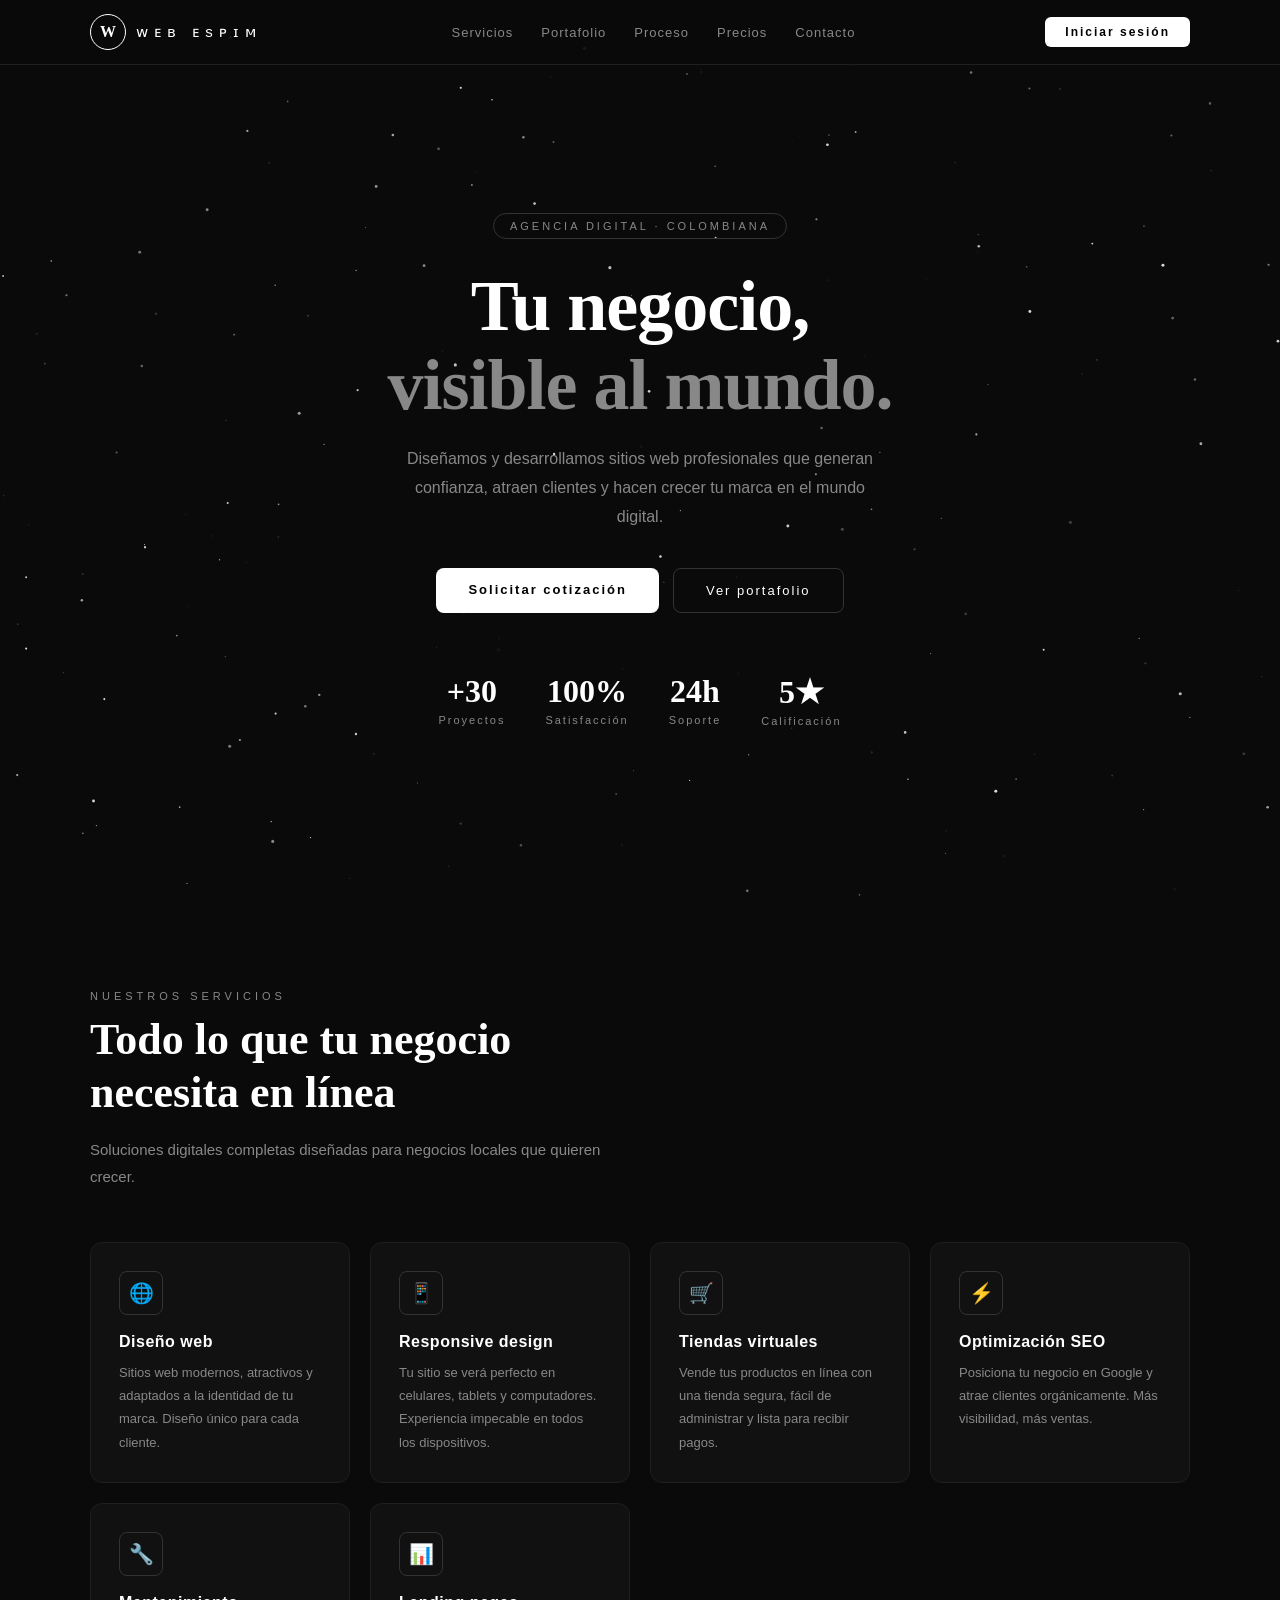
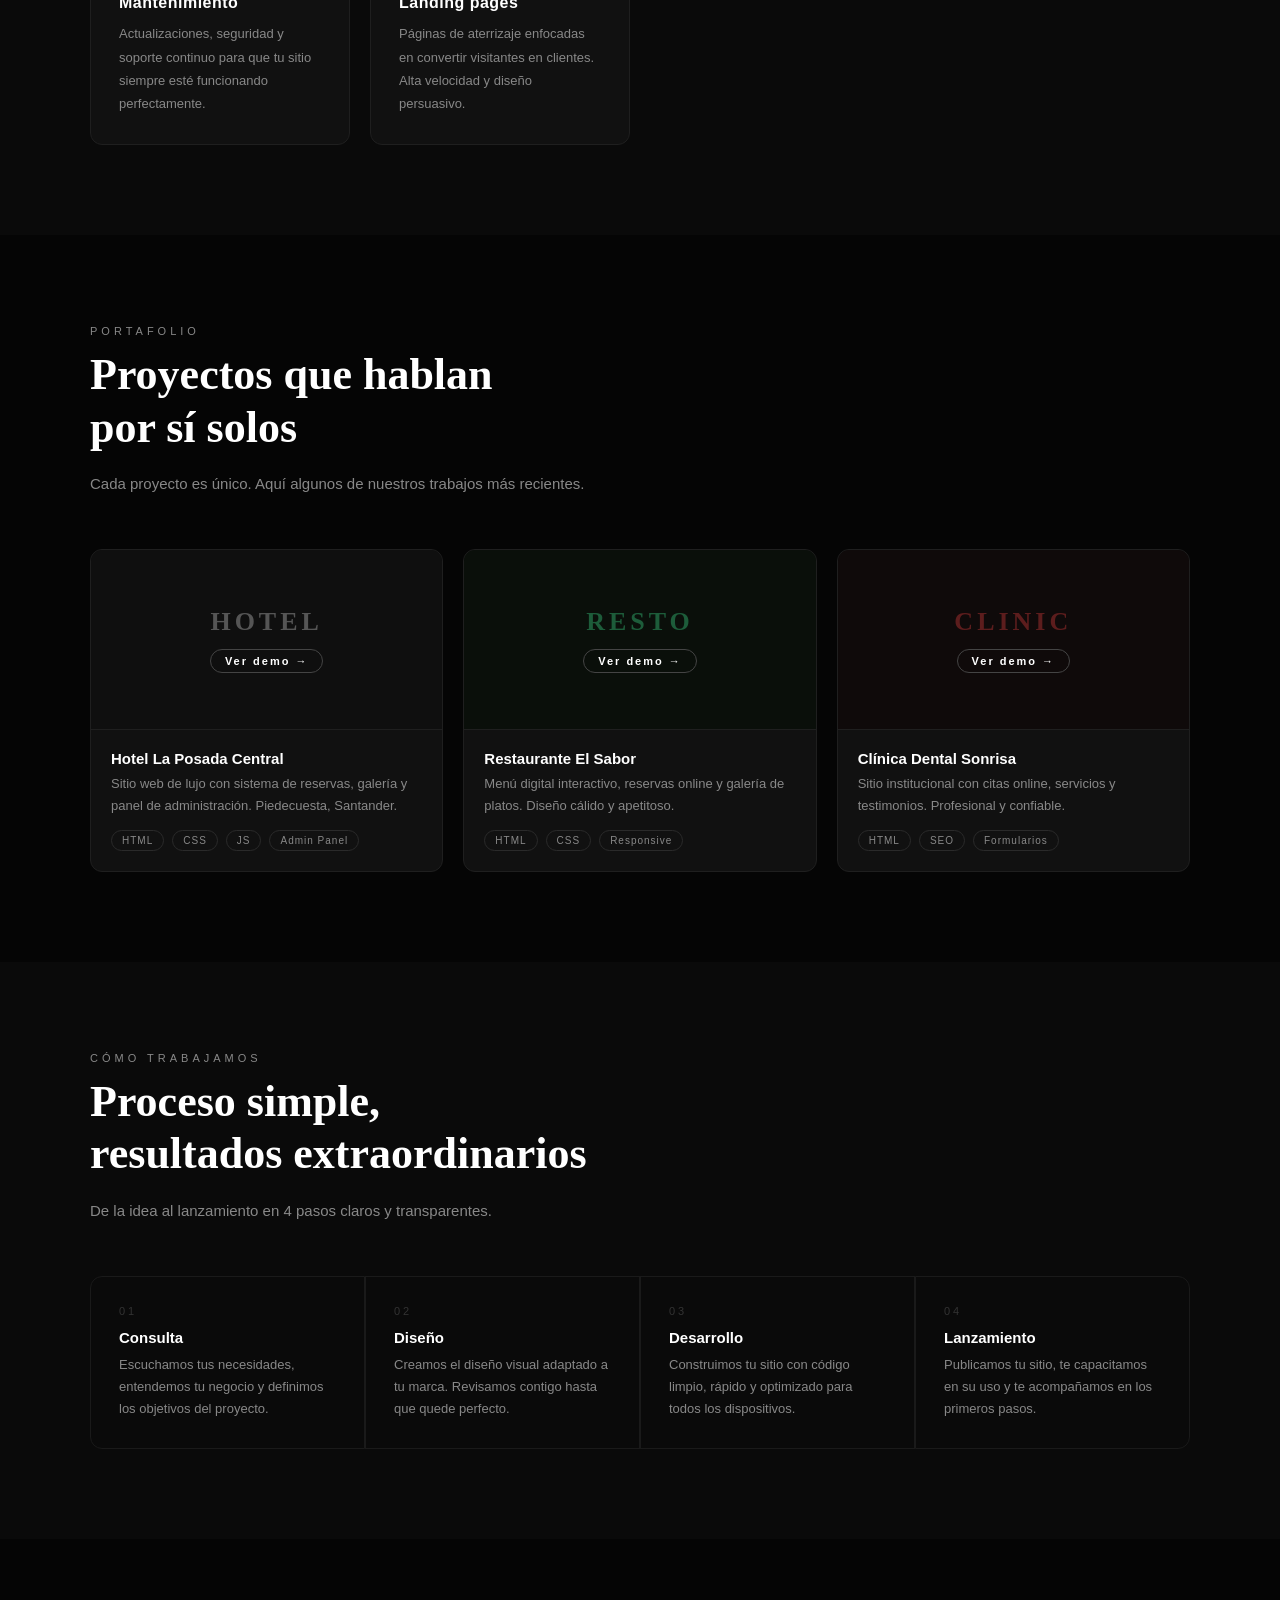
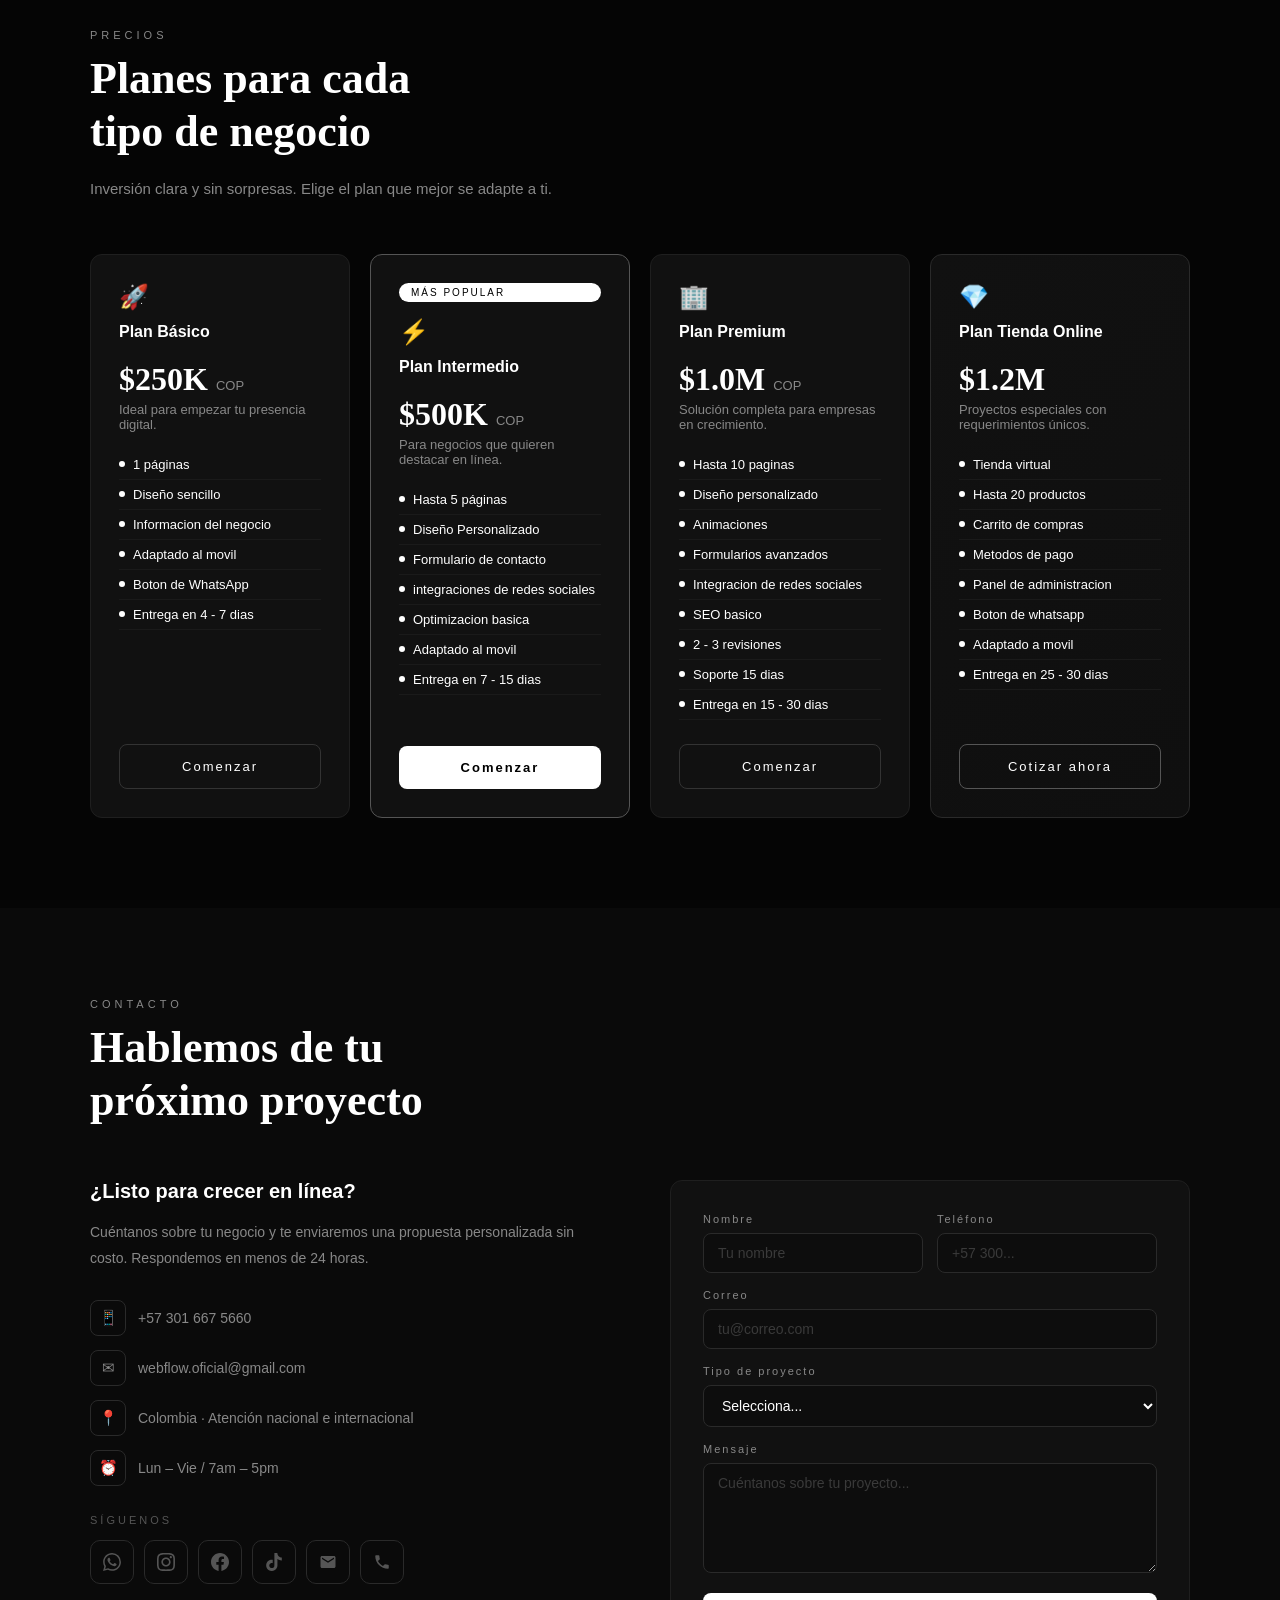
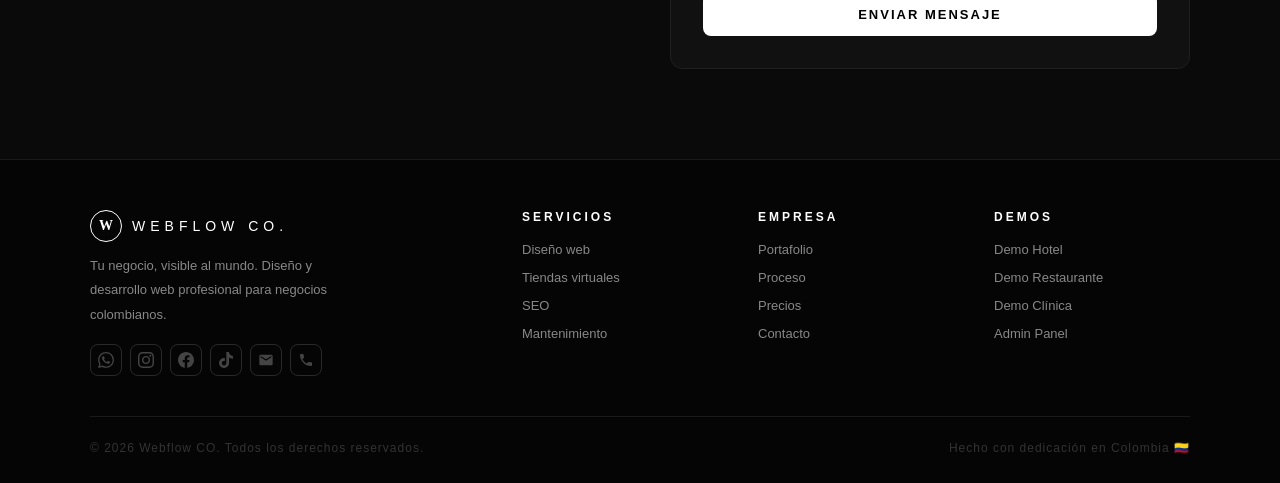
<file: index.html>
<!DOCTYPE html>
<html lang="es">
<head>
  <meta charset="UTF-8">
  <meta name="viewport" content="width=device-width, initial-scale=1.0">
  <link rel="icon" href="images.ico/webfloww.ico" type="image/x-icon">
  <title>ᴡᴇʙ ᴇsᴘɪᴍ </title>
  <link rel="stylesheet" href="styles.css">
</head>
<body>

  <canvas id="stars"></canvas>

  <!-- NAV -->
  <nav>
    <div class="nav-inner">
      <a class="nav-logo" href="#">
        <div class="nav-logo-circle">W</div>
        <div class="nav-logo-text">ᴡᴇʙ ᴇsᴘɪᴍ</div>
      </a>
      <ul class="nav-links">
        <li><a href="#servicios">Servicios</a></li>
        <li><a href="#portafolio">Portafolio</a></li>
        <li><a href="#proceso">Proceso</a></li>
        <li><a href="#precios">Precios</a></li>
        <li><a href="#contacto">Contacto</a></li>
      </ul>
      <button class="nav-cta" onclick="openModal()">Iniciar sesión</button>
      <button class="hamburger" onclick="toggleMenu()">
        <span></span><span></span><span></span>
      </button>
    </div>
  </nav>

  <!-- Menú móvil -->
  <div class="mobile-menu" id="mobileMenu">
    <a href="#servicios"  onclick="toggleMenu()">Servicios</a>
    <a href="#portafolio" onclick="toggleMenu()">Portafolio</a>
    <a href="#proceso"    onclick="toggleMenu()">Proceso</a>
    <a href="#precios"    onclick="toggleMenu()">Precios</a>
    <a href="#contacto"   onclick="toggleMenu()">Contacto</a>
    <a href="#" onclick="openModal(); toggleMenu(); return false;" style="color:#fff; font-weight:600;">Iniciar sesión</a>
  </div>

  <!-- HERO -->
  <section class="hero" id="inicio">
    <div class="hero-content">
      <div class="hero-badge">AGENCIA DIGITAL · COLOMBIANA</div>
      <h1>Tu negocio,<br><span>visible al mundo.</span></h1>
      <p>Diseñamos y desarrollamos sitios web profesionales que generan confianza, atraen clientes y hacen crecer tu marca en el mundo digital.</p>
      <div class="hero-btns">
        <a class="btn-primary" href="#contacto">Solicitar cotización</a>
        <a class="btn-outline"  href="#portafolio">Ver portafolio</a>
      </div>
      <div class="stats">
        <div class="stat"><div class="stat-num">+30</div><div class="stat-label">Proyectos</div></div>
        <div class="stat"><div class="stat-num">100%</div><div class="stat-label">Satisfacción</div></div>
        <div class="stat"><div class="stat-num">24h</div><div class="stat-label">Soporte</div></div>
        <div class="stat"><div class="stat-num">5★</div><div class="stat-label">Calificación</div></div>
      </div>
    </div>
  </section>

  <!-- SERVICIOS -->
  <section class="section-pad" id="servicios">
    <div class="section-inner">
      <div class="section-label">NUESTROS SERVICIOS</div>
      <h2 class="section-title">Todo lo que tu negocio<br>necesita en línea</h2>
      <p class="section-sub">Soluciones digitales completas diseñadas para negocios locales que quieren crecer.</p>
      <div class="services-grid">
        <div class="service-card">
          <div class="service-icon">🌐</div>
          <h3>Diseño web</h3>
          <p>Sitios web modernos, atractivos y adaptados a la identidad de tu marca. Diseño único para cada cliente.</p>
        </div>
        <div class="service-card">
          <div class="service-icon">📱</div>
          <h3>Responsive design</h3>
          <p>Tu sitio se verá perfecto en celulares, tablets y computadores. Experiencia impecable en todos los dispositivos.</p>
        </div>
        <div class="service-card">
          <div class="service-icon">🛒</div>
          <h3>Tiendas virtuales</h3>
          <p>Vende tus productos en línea con una tienda segura, fácil de administrar y lista para recibir pagos.</p>
        </div>
        <div class="service-card">
          <div class="service-icon">⚡</div>
          <h3>Optimización SEO</h3>
          <p>Posiciona tu negocio en Google y atrae clientes orgánicamente. Más visibilidad, más ventas.</p>
        </div>
        <div class="service-card">
          <div class="service-icon">🔧</div>
          <h3>Mantenimiento</h3>
          <p>Actualizaciones, seguridad y soporte continuo para que tu sitio siempre esté funcionando perfectamente.</p>
        </div>
        <div class="service-card">
          <div class="service-icon">📊</div>
          <h3>Landing pages</h3>
          <p>Páginas de aterrizaje enfocadas en convertir visitantes en clientes. Alta velocidad y diseño persuasivo.</p>
        </div>
      </div>
    </div>
  </section>

  <!-- PORTAFOLIO -->
  <section class="section-pad" id="portafolio" style="background:#050505;">
    <div class="section-inner">
      <div class="section-label">PORTAFOLIO</div>
      <h2 class="section-title">Proyectos que hablan<br>por sí solos</h2>
      <p class="section-sub">Cada proyecto es único. Aquí algunos de nuestros trabajos más recientes.</p>
      <div class="portfolio-grid">

        <!-- Hotel -->
        <div class="portfolio-card">
          <div class="port-img h1">
            <span class="port-label">HOTEL</span>
            <a class="port-demo-btn" href="demo-hotel.html" target="_blank">Ver demo →</a>
          </div>
          <div class="port-body">
            <h3>Hotel La Posada Central</h3>
            <p>Sitio web de lujo con sistema de reservas, galería y panel de administración. Piedecuesta, Santander.</p>
            <div class="port-tags">
              <span class="tag">HTML</span>
              <span class="tag">CSS</span>
              <span class="tag">JS</span>
              <span class="tag">Admin Panel</span>
            </div>
          </div>
        </div>

        <!-- Restaurante -->
        <div class="portfolio-card">
          <div class="port-img h2">
            <span class="port-label">RESTO</span>
            <a class="port-demo-btn" href="demo-restaurante.html" target="_blank">Ver demo →</a>
          </div>
          <div class="port-body">
            <h3>Restaurante El Sabor</h3>
            <p>Menú digital interactivo, reservas online y galería de platos. Diseño cálido y apetitoso.</p>
            <div class="port-tags">
              <span class="tag">HTML</span>
              <span class="tag">CSS</span>
              <span class="tag">Responsive</span>
            </div>
          </div>
        </div>

        <!-- Clínica -->
        <div class="portfolio-card">
          <div class="port-img h3">
            <span class="port-label">CLINIC</span>
            <a class="port-demo-btn" href="demo-clinica.html" target="_blank">Ver demo →</a>
          </div>
          <div class="port-body">
            <h3>Clínica Dental Sonrisa</h3>
            <p>Sitio institucional con citas online, servicios y testimonios. Profesional y confiable.</p>
            <div class="port-tags">
              <span class="tag">HTML</span>
              <span class="tag">SEO</span>
              <span class="tag">Formularios</span>
            </div>
          </div>
        </div>

      </div>
    </div>
  </section>

  <!-- PROCESO -->
  <section class="section-pad" id="proceso">
    <div class="section-inner">
      <div class="section-label">CÓMO TRABAJAMOS</div>
      <h2 class="section-title">Proceso simple,<br>resultados extraordinarios</h2>
      <p class="section-sub">De la idea al lanzamiento en 4 pasos claros y transparentes.</p>
      <div class="process">
        <div class="process-step">
          <div class="step-num">01</div>
          <h3>Consulta</h3>
          <p>Escuchamos tus necesidades, entendemos tu negocio y definimos los objetivos del proyecto.</p>
        </div>
        <div class="process-step">
          <div class="step-num">02</div>
          <h3>Diseño</h3>
          <p>Creamos el diseño visual adaptado a tu marca. Revisamos contigo hasta que quede perfecto.</p>
        </div>
        <div class="process-step">
          <div class="step-num">03</div>
          <h3>Desarrollo</h3>
          <p>Construimos tu sitio con código limpio, rápido y optimizado para todos los dispositivos.</p>
        </div>
        <div class="process-step">
          <div class="step-num">04</div>
          <h3>Lanzamiento</h3>
          <p>Publicamos tu sitio, te capacitamos en su uso y te acompañamos en los primeros pasos.</p>
        </div>
      </div>
    </div>
  </section>

  <!-- PRECIOS — 4 planes -->
  <section class="section-pad" id="precios" style="background:#050505;">
    <div class="section-inner">
      <div class="section-label">PRECIOS</div>
      <h2 class="section-title">Planes para cada<br>tipo de negocio</h2>
      <p class="section-sub">Inversión clara y sin sorpresas. Elige el plan que mejor se adapte a ti.</p>
      <div class="pricing-grid four-plans">

        <!-- Básico -->
        <div class="price-card">
          <div class="plan-icon">🚀</div>
          <h3>Plan Básico</h3>
          <div class="price">$250K <span>COP</span></div>
          <p>Ideal para empezar tu presencia digital.</p>
          <ul class="price-features">
            <li class="inc">1 páginas</li>
            <li class="inc">Diseño sencillo</li>
            <li class="inc">Informacion del negocio</li>
            <li class="inc">Adaptado al movil</li>
            <li class="inc">Boton de WhatsApp</li>
            <li class="inc">Entrega en 4 - 7 dias</li>
          </ul>
          <a class="btn-outline" href="#contacto" style="display:block; text-align:center;">Comenzar</a>
        </div>

        <!-- Profesional -->
        <div class="price-card featured">
          <div class="price-badge">MÁS POPULAR</div>
          <div class="plan-icon">⚡</div>
          <h3>Plan Intermedio</h3>
          <div class="price">$500K <span>COP</span></div>
          <p>Para negocios que quieren destacar en línea.</p>
          <ul class="price-features">
            <li class="inc">Hasta 5 páginas</li>
            <li class="inc">Diseño Personalizado</li>
            <li class="inc">Formulario de contacto</li>
            <li class="inc">integraciones de redes sociales</li>
            <li class="inc">Optimizacion basica</li>
            <li class="inc">Adaptado al movil</li>
            <li class="inc">Entrega en 7 - 15 dias</li>
          </ul>
          <a class="btn-primary" href="#contacto" style="display:block; text-align:center;">Comenzar</a>
        </div>

        <!-- Empresarial -->
        <div class="price-card">
          <div class="plan-icon">🏢</div>
          <h3>Plan Premium</h3>
          <div class="price">$1.0M <span>COP</span></div>
          <p>Solución completa para empresas en crecimiento.</p>
          <ul class="price-features">
            <li class="inc">Hasta 10 paginas</li>
            <li class="inc">Diseño personalizado</li>
            <li class="inc">Animaciones</li>
            <li class="inc">Formularios avanzados</li>
            <li class="inc">Integracion de redes sociales</li>
            <li class="inc">SEO basico</li>
            <li class="inc">2 - 3 revisiones</li>
            <li class="inc">Soporte 15 dias</li>
            <li class="inc">Entrega en 15 - 30 dias</li>
          </ul>
          <a class="btn-outline" href="#contacto" style="display:block; text-align:center;">Comenzar</a>
        </div>

        <!-- Personalizado -->
        <div class="price-card plan-custom">
          <div class="plan-icon">💎</div>
          <h3>Plan Tienda Online</h3>
          <div class="price">$1.2M</div>
          <p>Proyectos especiales con requerimientos únicos.</p>
          <ul class="price-features">
            <li class="inc">Tienda virtual</li>
            <li class="inc">Hasta 20 productos</li>
            <li class="inc">Carrito de compras</li>
            <li class="inc">Metodos de pago</li>
            <li class="inc">Panel de administracion</li>
            <li class="inc">Boton de whatsapp</li>
            <li class="inc">Adaptado a movil</li>
            <li class="inc">Entrega en 25 - 30 dias</li>
          </ul>
          <a class="btn-outline plan-custom-btn" href="#contacto" style="display:block; text-align:center;">Cotizar ahora</a>
        </div>

      </div>
    </div>
  </section>

  <!-- CONTACTO -->
  <section class="section-pad" id="contacto">
    <div class="section-inner">
      <div class="section-label">CONTACTO</div>
      <h2 class="section-title">Hablemos de tu<br>próximo proyecto</h2>
      <div class="contact-wrap">
        <!-- Info -->
        <div class="contact-info">
          <h3>¿Listo para crecer en línea?</h3>
          <p>Cuéntanos sobre tu negocio y te enviaremos una propuesta personalizada sin costo. Respondemos en menos de 24 horas.</p>

          <div class="contact-detail"><div class="contact-icon">📱</div> +57 301 667 5660</div>
          <div class="contact-detail"><div class="contact-icon">✉</div> webflow.oficial@gmail.com</div>
          <div class="contact-detail"><div class="contact-icon">📍</div> Colombia · Atención nacional e internacional</div>
          <div class="contact-detail"><div class="contact-icon">⏰</div> Lun – Vie / 7am – 5pm</div>

          <!-- Redes sociales -->
          <div class="social-section">
            <div class="social-title">SÍGUENOS</div>
            <div class="social-icons">
              <a class="social-btn whatsapp" href="https://wa.me/573016675660" target="_blank" title="WhatsApp">
                <svg viewBox="0 0 24 24" fill="currentColor"><path d="M17.472 14.382c-.297-.149-1.758-.867-2.03-.967-.273-.099-.471-.148-.67.15-.197.297-.767.966-.94 1.164-.173.199-.347.223-.644.075-.297-.15-1.255-.463-2.39-1.475-.883-.788-1.48-1.761-1.653-2.059-.173-.297-.018-.458.13-.606.134-.133.298-.347.446-.52.149-.174.198-.298.298-.497.099-.198.05-.371-.025-.52-.075-.149-.669-1.612-.916-2.207-.242-.579-.487-.5-.669-.51-.173-.008-.371-.01-.57-.01-.198 0-.52.074-.792.372-.272.297-1.04 1.016-1.04 2.479 0 1.462 1.065 2.875 1.213 3.074.149.198 2.096 3.2 5.077 4.487.709.306 1.262.489 1.694.625.712.227 1.36.195 1.871.118.571-.085 1.758-.719 2.006-1.413.248-.694.248-1.289.173-1.413-.074-.124-.272-.198-.57-.347m-5.421 7.403h-.004a9.87 9.87 0 01-5.031-1.378l-.361-.214-3.741.982.998-3.648-.235-.374a9.86 9.86 0 01-1.51-5.26c.001-5.45 4.436-9.884 9.888-9.884 2.64 0 5.122 1.03 6.988 2.898a9.825 9.825 0 012.893 6.994c-.003 5.45-4.437 9.884-9.885 9.884m8.413-18.297A11.815 11.815 0 0012.05 0C5.495 0 .16 5.335.157 11.892c0 2.096.547 4.142 1.588 5.945L.057 24l6.305-1.654a11.882 11.882 0 005.683 1.448h.005c6.554 0 11.89-5.335 11.893-11.893a11.821 11.821 0 00-3.48-8.413z"/></svg>
              </a>
              <a class="social-btn instagram" href="https://instagram.com/webflow.oficial" target="_blank" title="Instagram">
                <svg viewBox="0 0 24 24" fill="currentColor"><path d="M12 2.163c3.204 0 3.584.012 4.85.07 3.252.148 4.771 1.691 4.919 4.919.058 1.265.069 1.645.069 4.849 0 3.205-.012 3.584-.069 4.849-.149 3.225-1.664 4.771-4.919 4.919-1.266.058-1.644.07-4.85.07-3.204 0-3.584-.012-4.849-.07-3.26-.149-4.771-1.699-4.919-4.92-.058-1.265-.07-1.644-.07-4.849 0-3.204.013-3.583.07-4.849.149-3.227 1.664-4.771 4.919-4.919 1.266-.057 1.645-.069 4.849-.069zm0-2.163c-3.259 0-3.667.014-4.947.072-4.358.2-6.78 2.618-6.98 6.98-.059 1.281-.073 1.689-.073 4.948 0 3.259.014 3.668.072 4.948.2 4.358 2.618 6.78 6.98 6.98 1.281.058 1.689.072 4.948.072 3.259 0 3.668-.014 4.948-.072 4.354-.2 6.782-2.618 6.979-6.98.059-1.28.073-1.689.073-4.948 0-3.259-.014-3.667-.072-4.947-.196-4.354-2.617-6.78-6.979-6.98-1.281-.059-1.69-.073-4.949-.073zm0 5.838c-3.403 0-6.162 2.759-6.162 6.162s2.759 6.163 6.162 6.163 6.162-2.759 6.162-6.163c0-3.403-2.759-6.162-6.162-6.162zm0 10.162c-2.209 0-4-1.79-4-4 0-2.209 1.791-4 4-4s4 1.791 4 4c0 2.21-1.791 4-4 4zm6.406-11.845c-.796 0-1.441.645-1.441 1.44s.645 1.44 1.441 1.44c.795 0 1.439-.645 1.439-1.44s-.644-1.44-1.439-1.44z"/></svg>
              </a>
              <a class="social-btn facebook" href="https://www.facebook.com/profile.php?id=61575401334671" target="_blank" title="Facebook">
                <svg viewBox="0 0 24 24" fill="currentColor"><path d="M24 12.073c0-6.627-5.373-12-12-12s-12 5.373-12 12c0 5.99 4.388 10.954 10.125 11.854v-8.385H7.078v-3.47h3.047V9.43c0-3.007 1.792-4.669 4.533-4.669 1.312 0 2.686.235 2.686.235v2.953H15.83c-1.491 0-1.956.925-1.956 1.874v2.25h3.328l-.532 3.47h-2.796v8.385C19.612 23.027 24 18.062 24 12.073z"/></svg>
              </a>
              <a class="social-btn tiktok" href="https://tiktok.com/@webflow.oficial" target="_blank" title="TikTok">
                <svg viewBox="0 0 24 24" fill="currentColor"><path d="M12.525.02c1.31-.02 2.61-.01 3.91-.02.08 1.53.63 3.09 1.75 4.17 1.12 1.11 2.7 1.62 4.24 1.79v4.03c-1.44-.05-2.89-.35-4.2-.97-.57-.26-1.1-.59-1.62-.93-.01 2.92.01 5.84-.02 8.75-.08 1.4-.54 2.79-1.35 3.94-1.31 1.92-3.58 3.17-5.91 3.21-1.43.08-2.86-.31-4.08-1.03-2.02-1.19-3.44-3.37-3.65-5.71-.02-.5-.03-1-.01-1.49.18-1.9 1.12-3.72 2.58-4.96 1.66-1.44 3.98-2.13 6.15-1.72.02 1.48-.04 2.96-.04 4.44-.99-.32-2.15-.23-3.02.37-.63.41-1.11 1.04-1.36 1.75-.21.51-.15 1.07-.14 1.61.24 1.64 1.82 3.02 3.5 2.87 1.12-.01 2.19-.66 2.77-1.61.19-.33.4-.67.41-1.06.1-1.79.06-3.57.07-5.36.01-4.03-.01-8.05.02-12.07z"/></svg>
              </a>
              <a class="social-btn email-social" href="mailto:webflow.oficial@gmail.com" title="Email">
                <svg viewBox="0 0 24 24" fill="currentColor"><path d="M20 4H4c-1.1 0-1.99.9-1.99 2L2 18c0 1.1.9 2 2 2h16c1.1 0 2-.9 2-2V6c0-1.1-.9-2-2-2zm0 4l-8 5-8-5V6l8 5 8-5v2z"/></svg>
              </a>
              <a class="social-btn phone-social" href="tel:+573016675660" title="Llamar">
                <svg viewBox="0 0 24 24" fill="currentColor"><path d="M6.62 10.79c1.44 2.83 3.76 5.14 6.59 6.59l2.2-2.2c.27-.27.67-.36 1.02-.24 1.12.37 2.33.57 3.57.57.55 0 1 .45 1 1V20c0 .55-.45 1-1 1-9.39 0-17-7.61-17-17 0-.55.45-1 1-1h3.5c.55 0 1 .45 1 1 0 1.25.2 2.45.57 3.57.11.35.03.74-.25 1.02l-2.2 2.2z"/></svg>
              </a>
            </div>
          </div>
        </div>

        <!-- Formulario -->
        <div class="contact-form">
          <div class="form-row">
            <div class="field"><label>Nombre</label><input type="text" placeholder="Tu nombre"/></div>
            <div class="field"><label>Teléfono</label><input type="tel" placeholder="+57 300..."/></div>
          </div>
          <div class="field"><label>Correo</label><input type="email" placeholder="tu@correo.com"/></div>
          <div class="field">
            <label>Tipo de proyecto</label>
            <select>
              <option value="">Selecciona...</option>
              <option>Plan Basico</option>
              <option>Plan Intermedio</option>
              <option>Plan Premium</option>
              <option>Plan Tienda Online</option>
              <option>Otro Servicio</option>
            </select>
          </div>
          <div class="field"><label>Mensaje</label><textarea placeholder="Cuéntanos sobre tu proyecto..."></textarea></div>
          <button class="btn-primary" style="width:100%;" onclick="sendContact()">ENVIAR MENSAJE</button>
        </div>
      </div>
    </div>
  </section>

  <!-- FOOTER -->
  <footer>
    <div class="footer-inner">
      <div class="footer-top">
        <div class="footer-brand">
          <div style="display:flex; align-items:center; gap:10px;">
            <div style="width:32px; height:32px; border:1.5px solid #fff; border-radius:50%; display:flex; align-items:center; justify-content:center; font-family:Georgia,serif; font-size:14px; font-weight:700;">W</div>
            <span style="font-size:14px; font-weight:300; letter-spacing:5px;">WEBFLOW CO.</span>
          </div>
          <p>Tu negocio, visible al mundo. Diseño y desarrollo web profesional para negocios colombianos.</p>
          <!-- Redes footer -->
          <div class="footer-social">
            <a href="https://wa.me/573016675660" target="_blank" class="fsoc-btn" title="WhatsApp">
              <svg viewBox="0 0 24 24" fill="currentColor" width="16" height="16"><path d="M17.472 14.382c-.297-.149-1.758-.867-2.03-.967-.273-.099-.471-.148-.67.15-.197.297-.767.966-.94 1.164-.173.199-.347.223-.644.075-.297-.15-1.255-.463-2.39-1.475-.883-.788-1.48-1.761-1.653-2.059-.173-.297-.018-.458.13-.606.134-.133.298-.347.446-.52.149-.174.198-.298.298-.497.099-.198.05-.371-.025-.52-.075-.149-.669-1.612-.916-2.207-.242-.579-.487-.5-.669-.51-.173-.008-.371-.01-.57-.01-.198 0-.52.074-.792.372-.272.297-1.04 1.016-1.04 2.479 0 1.462 1.065 2.875 1.213 3.074.149.198 2.096 3.2 5.077 4.487.709.306 1.262.489 1.694.625.712.227 1.36.195 1.871.118.571-.085 1.758-.719 2.006-1.413.248-.694.248-1.289.173-1.413-.074-.124-.272-.198-.57-.347m-5.421 7.403h-.004a9.87 9.87 0 01-5.031-1.378l-.361-.214-3.741.982.998-3.648-.235-.374a9.86 9.86 0 01-1.51-5.26c.001-5.45 4.436-9.884 9.888-9.884 2.64 0 5.122 1.03 6.988 2.898a9.825 9.825 0 012.893 6.994c-.003 5.45-4.437 9.884-9.885 9.884m8.413-18.297A11.815 11.815 0 0012.05 0C5.495 0 .16 5.335.157 11.892c0 2.096.547 4.142 1.588 5.945L.057 24l6.305-1.654a11.882 11.882 0 005.683 1.448h.005c6.554 0 11.89-5.335 11.893-11.893a11.821 11.821 0 00-3.48-8.413z"/></svg>
            </a>
            <a href="https://instagram.com/webflowco" target="_blank" class="fsoc-btn" title="Instagram">
              <svg viewBox="0 0 24 24" fill="currentColor" width="16" height="16"><path d="M12 2.163c3.204 0 3.584.012 4.85.07 3.252.148 4.771 1.691 4.919 4.919.058 1.265.069 1.645.069 4.849 0 3.205-.012 3.584-.069 4.849-.149 3.225-1.664 4.771-4.919 4.919-1.266.058-1.644.07-4.85.07-3.204 0-3.584-.012-4.849-.07-3.26-.149-4.771-1.699-4.919-4.92-.058-1.265-.07-1.644-.07-4.849 0-3.204.013-3.583.07-4.849.149-3.227 1.664-4.771 4.919-4.919 1.266-.057 1.645-.069 4.849-.069zm0-2.163c-3.259 0-3.667.014-4.947.072-4.358.2-6.78 2.618-6.98 6.98-.059 1.281-.073 1.689-.073 4.948 0 3.259.014 3.668.072 4.948.2 4.358 2.618 6.78 6.98 6.98 1.281.058 1.689.072 4.948.072 3.259 0 3.668-.014 4.948-.072 4.354-.2 6.782-2.618 6.979-6.98.059-1.28.073-1.689.073-4.948 0-3.259-.014-3.667-.072-4.947-.196-4.354-2.617-6.78-6.979-6.98-1.281-.059-1.69-.073-4.949-.073zm0 5.838c-3.403 0-6.162 2.759-6.162 6.162s2.759 6.163 6.162 6.163 6.162-2.759 6.162-6.163c0-3.403-2.759-6.162-6.162-6.162zm0 10.162c-2.209 0-4-1.79-4-4 0-2.209 1.791-4 4-4s4 1.791 4 4c0 2.21-1.791 4-4 4zm6.406-11.845c-.796 0-1.441.645-1.441 1.44s.645 1.44 1.441 1.44c.795 0 1.439-.645 1.439-1.44s-.644-1.44-1.439-1.44z"/></svg>
            </a>
            <a href="https://facebook.com/webflowco" target="_blank" class="fsoc-btn" title="Facebook">
              <svg viewBox="0 0 24 24" fill="currentColor" width="16" height="16"><path d="M24 12.073c0-6.627-5.373-12-12-12s-12 5.373-12 12c0 5.99 4.388 10.954 10.125 11.854v-8.385H7.078v-3.47h3.047V9.43c0-3.007 1.792-4.669 4.533-4.669 1.312 0 2.686.235 2.686.235v2.953H15.83c-1.491 0-1.956.925-1.956 1.874v2.25h3.328l-.532 3.47h-2.796v8.385C19.612 23.027 24 18.062 24 12.073z"/></svg>
            </a>
            <a href="https://tiktok.com/@webflowco" target="_blank" class="fsoc-btn" title="TikTok">
              <svg viewBox="0 0 24 24" fill="currentColor" width="16" height="16"><path d="M12.525.02c1.31-.02 2.61-.01 3.91-.02.08 1.53.63 3.09 1.75 4.17 1.12 1.11 2.7 1.62 4.24 1.79v4.03c-1.44-.05-2.89-.35-4.2-.97-.57-.26-1.1-.59-1.62-.93-.01 2.92.01 5.84-.02 8.75-.08 1.4-.54 2.79-1.35 3.94-1.31 1.92-3.58 3.17-5.91 3.21-1.43.08-2.86-.31-4.08-1.03-2.02-1.19-3.44-3.37-3.65-5.71-.02-.5-.03-1-.01-1.49.18-1.9 1.12-3.72 2.58-4.96 1.66-1.44 3.98-2.13 6.15-1.72.02 1.48-.04 2.96-.04 4.44-.99-.32-2.15-.23-3.02.37-.63.41-1.11 1.04-1.36 1.75-.21.51-.15 1.07-.14 1.61.24 1.64 1.82 3.02 3.5 2.87 1.12-.01 2.19-.66 2.77-1.61.19-.33.4-.67.41-1.06.1-1.79.06-3.57.07-5.36.01-4.03-.01-8.05.02-12.07z"/></svg>
            </a>
            <a href="mailto:webflow.oficial@gmail.com" class="fsoc-btn" title="Email">
              <svg viewBox="0 0 24 24" fill="currentColor" width="16" height="16"><path d="M20 4H4c-1.1 0-1.99.9-1.99 2L2 18c0 1.1.9 2 2 2h16c1.1 0 2-.9 2-2V6c0-1.1-.9-2-2-2zm0 4l-8 5-8-5V6l8 5 8-5v2z"/></svg>
            </a>
            <a href="tel:+573016675660" class="fsoc-btn" title="Llamar">
              <svg viewBox="0 0 24 24" fill="currentColor" width="16" height="16"><path d="M6.62 10.79c1.44 2.83 3.76 5.14 6.59 6.59l2.2-2.2c.27-.27.67-.36 1.02-.24 1.12.37 2.33.57 3.57.57.55 0 1 .45 1 1V20c0 .55-.45 1-1 1-9.39 0-17-7.61-17-17 0-.55.45-1 1-1h3.5c.55 0 1 .45 1 1 0 1.25.2 2.45.57 3.57.11.35.03.74-.25 1.02l-2.2 2.2z"/></svg>
            </a>
          </div>
        </div>
        <div class="footer-col">
          <h4>SERVICIOS</h4>
          <ul>
            <li><a href="#servicios">Diseño web</a></li>
            <li><a href="#servicios">Tiendas virtuales</a></li>
            <li><a href="#servicios">SEO</a></li>
            <li><a href="#servicios">Mantenimiento</a></li>
          </ul>
        </div>
        <div class="footer-col">
          <h4>EMPRESA</h4>
          <ul>
            <li><a href="#portafolio">Portafolio</a></li>
            <li><a href="#proceso">Proceso</a></li>
            <li><a href="#precios">Precios</a></li>
            <li><a href="#contacto">Contacto</a></li>
          </ul>
        </div>
        <div class="footer-col">
          <h4>DEMOS</h4>
          <ul>
            <li><a href="demo-hotel.html" target="_blank">Demo Hotel</a></li>
            <li><a href="demo-restaurante.html" target="_blank">Demo Restaurante</a></li>
            <li><a href="demo-clinica.html" target="_blank">Demo Clínica</a></li>
            <li><a href="admin.html" target="_blank">Admin Panel</a></li>
          </ul>
        </div>
      </div>
      <div class="footer-bottom">
        <p>© 2026 Webflow CO. Todos los derechos reservados.</p>
        <p>Hecho con dedicación en Colombia 🇨🇴</p>
      </div>
    </div>
  </footer>

  <!-- MODAL DE AUTENTICACIÓN -->
  <div class="modal-overlay" id="modalOverlay" onclick="closeModalOutside(event)">
    <div class="modal">
      <button class="modal-close" onclick="closeModal()">✕</button>
      <div style="text-align:center; margin-bottom:24px;">
        <div style="width:44px; height:44px; border:1.5px solid #fff; border-radius:50%; display:flex; align-items:center; justify-content:center; font-family:Georgia,serif; font-size:20px; font-weight:700; margin:0 auto 10px;">W</div>
      </div>
      <div class="modal-tabs">
        <div class="modal-tab active" onclick="switchMTab('login')">Iniciar sesión</div>
        <div class="modal-tab"       onclick="switchMTab('register')">Registrarse</div>
        <div class="modal-tab" id="recTab" style="display:none;" onclick="switchMTab('recovery')">Recuperar</div>
      </div>

      <!-- Login -->
      <div class="m-form active" id="mLogin">
        <div class="field"><label>Correo</label><input type="email" placeholder="tu@correo.com" id="mEmail"/></div>
        <div class="field"><label>Contraseña</label><input type="password" placeholder="••••••••" id="mPass"/></div>
        <button class="btn-primary" style="width:100%; margin-bottom:12px;" onclick="doLogin()">ENTRAR</button>
        <div style="text-align:center;">
          <a href="#" onclick="showRecovery(); return false;" style="color:#555; font-size:12px; letter-spacing:1px;">¿Olvidaste tu contraseña?</a>
        </div>
        <div class="admin-hint">
          <small style="color:#333; font-size:11px; letter-spacing:1px;">Admin: admin@webflow.co / admin2026</small>
        </div>
      </div>

      <!-- Registro -->
      <div class="m-form" id="mRegister">
        <div class="field"><label>Nombre</label><input type="text" placeholder="Tu nombre completo"/></div>
        <div class="field"><label>Correo</label><input type="email" placeholder="tu@correo.com"/></div>
        <div class="field"><label>Teléfono</label><input type="tel" placeholder="+57 300 000 0000"/></div>
        <div class="field">
          <label>Contraseña</label>
          <input type="password" placeholder="••••••••" oninput="chkStr(this.value)"/>
          <div style="height:3px; background:#1a1a1a; border-radius:2px; margin-top:6px; overflow:hidden;">
            <div id="strBar" style="height:100%; border-radius:2px; width:0; transition:width .3s, background .3s;"></div>
          </div>
        </div>
        <button class="btn-primary" style="width:100%;" onclick="doRegister()">CREAR CUENTA</button>
      </div>

      <!-- Recuperación -->
      <div class="m-form" id="mRecovery">
        <p style="color:#888; font-size:13px; margin-bottom:18px; text-align:center;">¿Cómo prefieres recibir tu código?</p>
        <div class="recovery-opts">
          <div class="rec-opt sel" id="rEmail" onclick="selRec('email')">✉ Correo</div>
          <div class="rec-opt"    id="rSms"   onclick="selRec('sms')">📱 SMS</div>
        </div>
        <div class="field" id="recEF"><label>Correo electrónico</label><input type="email" placeholder="tu@correo.com"/></div>
        <div class="field" id="recSF" style="display:none;"><label>Teléfono</label><input type="tel" placeholder="+57 300 000 0000"/></div>
        <button class="btn-primary" style="width:100%; margin-bottom:12px;" onclick="sendRec()">ENVIAR CÓDIGO</button>
        <div style="text-align:center;">
          <a href="#" onclick="switchMTab('login'); return false;" style="color:#555; font-size:12px; letter-spacing:1px;">← Volver</a>
        </div>
      </div>

      <!-- Código verificación -->
      <div class="m-form" id="mCode">
        <div style="text-align:center; margin-bottom:20px;">
          <div style="width:44px; height:44px; border:1.5px solid #fff; border-radius:50%; display:flex; align-items:center; justify-content:center; font-size:18px; margin:0 auto 10px;">✓</div>
          <p style="color:#888; font-size:13px;" id="codMsg">Código enviado.</p>
        </div>
        <div class="field">
          <label>Código de verificación</label>
          <input type="text" placeholder="000000" maxlength="6" style="text-align:center; letter-spacing:8px; font-size:20px;"/>
        </div>
        <button class="btn-primary" style="width:100%;" onclick="alert('Verificado.')">VERIFICAR</button>
      </div>
    </div>
  </div>

  <script src="script.js"></script>
</body>
</html>
</file>
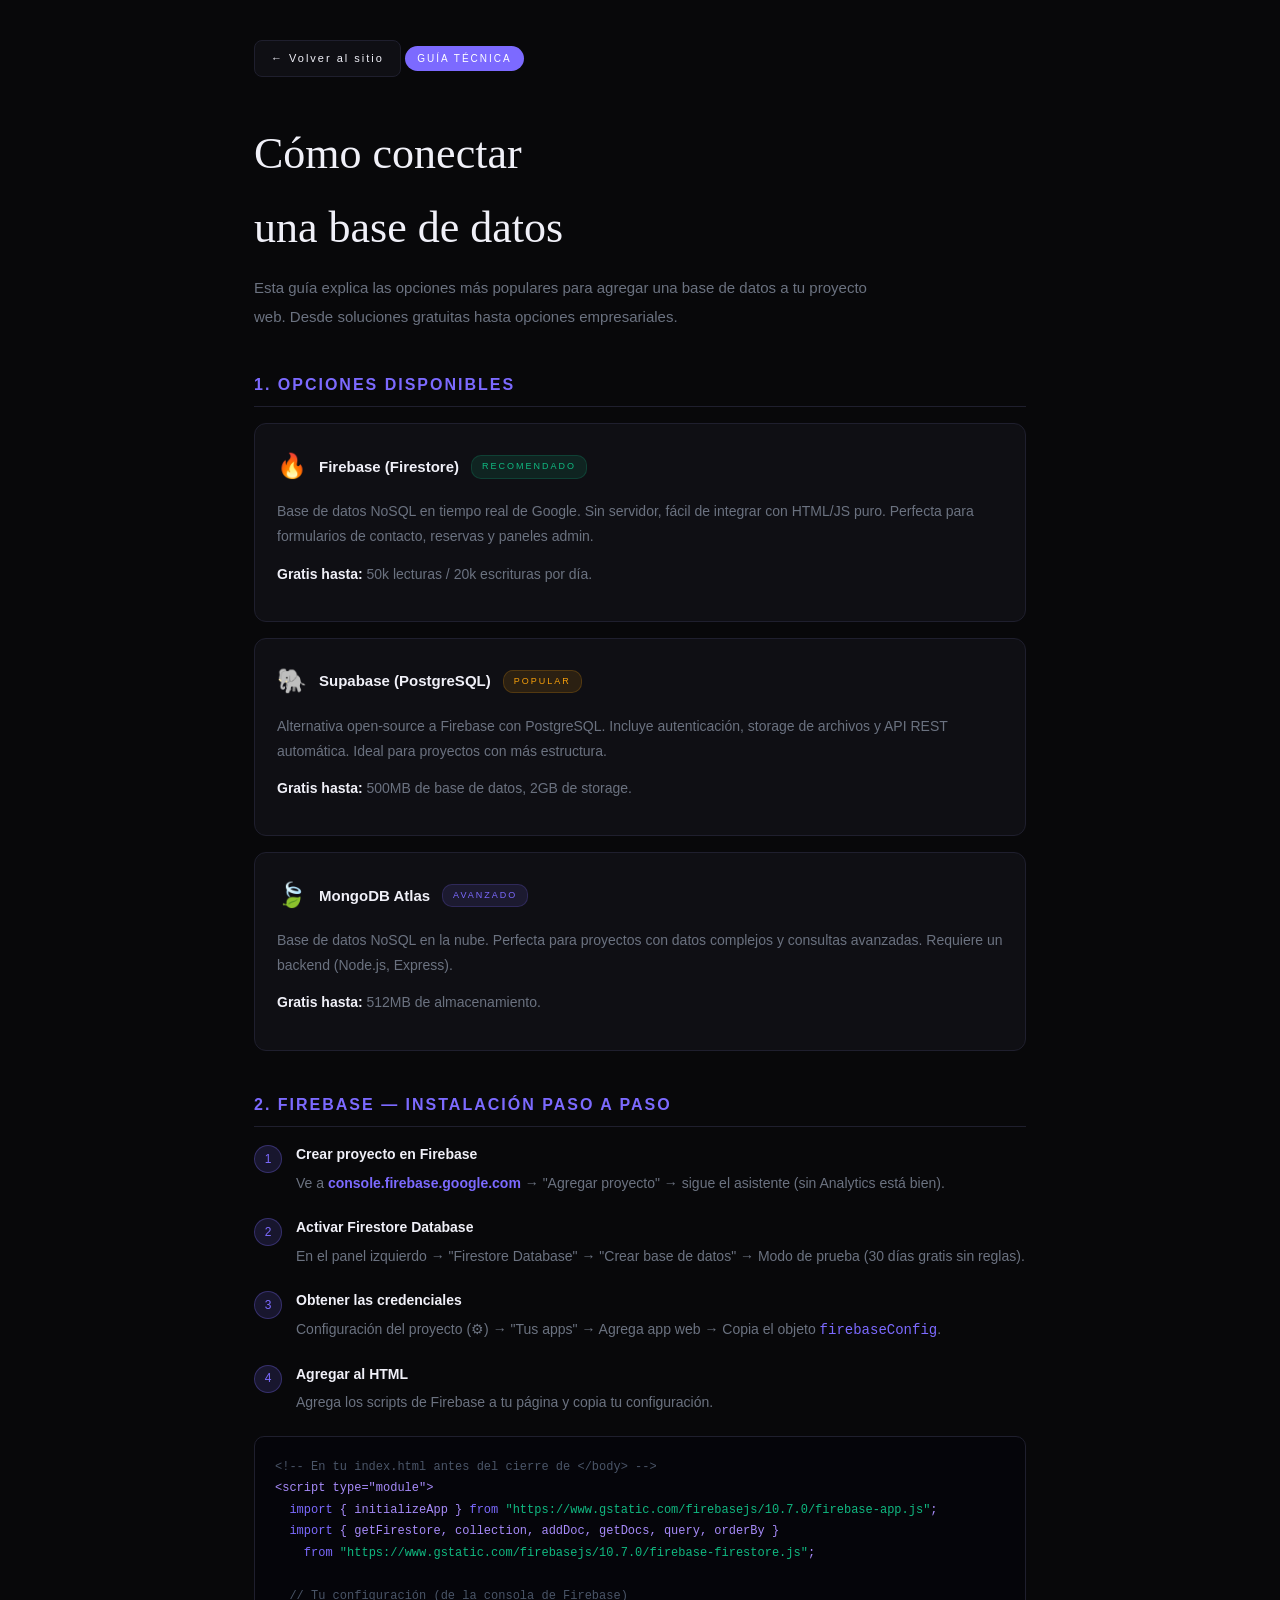
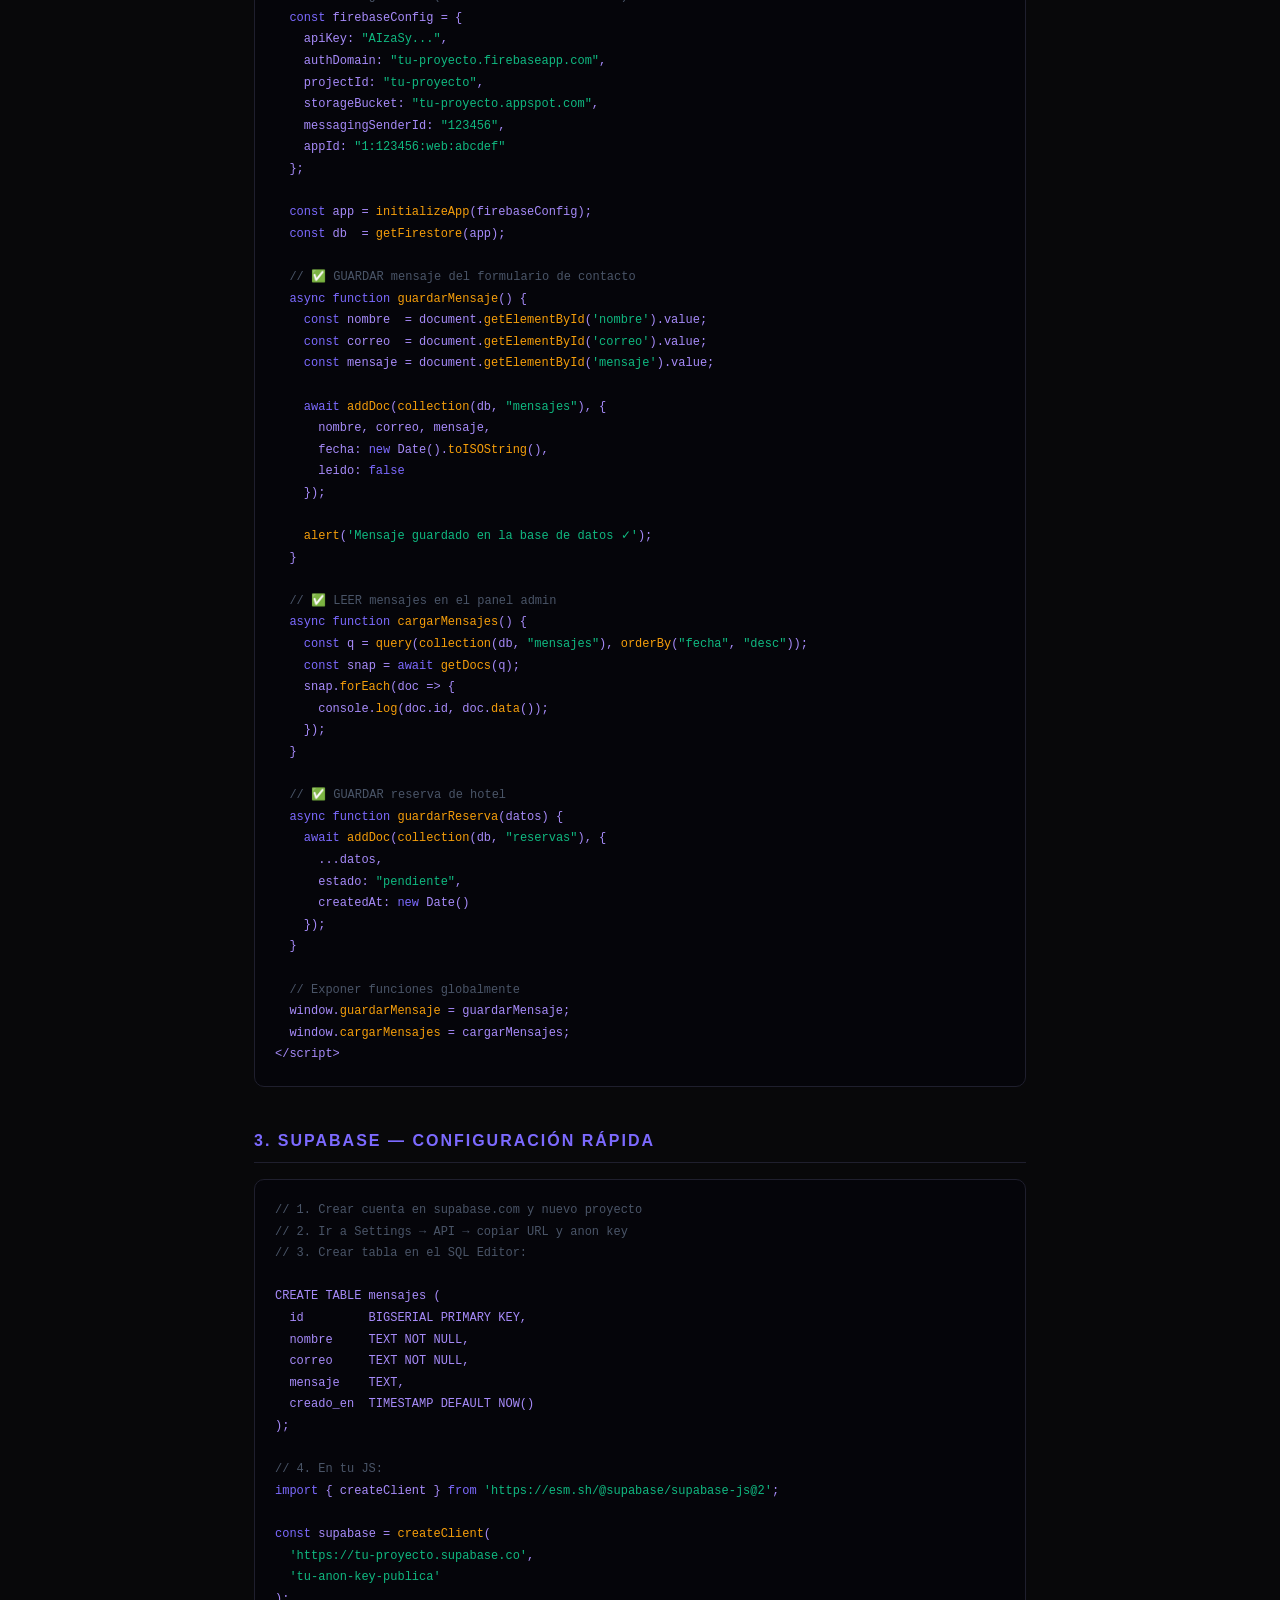
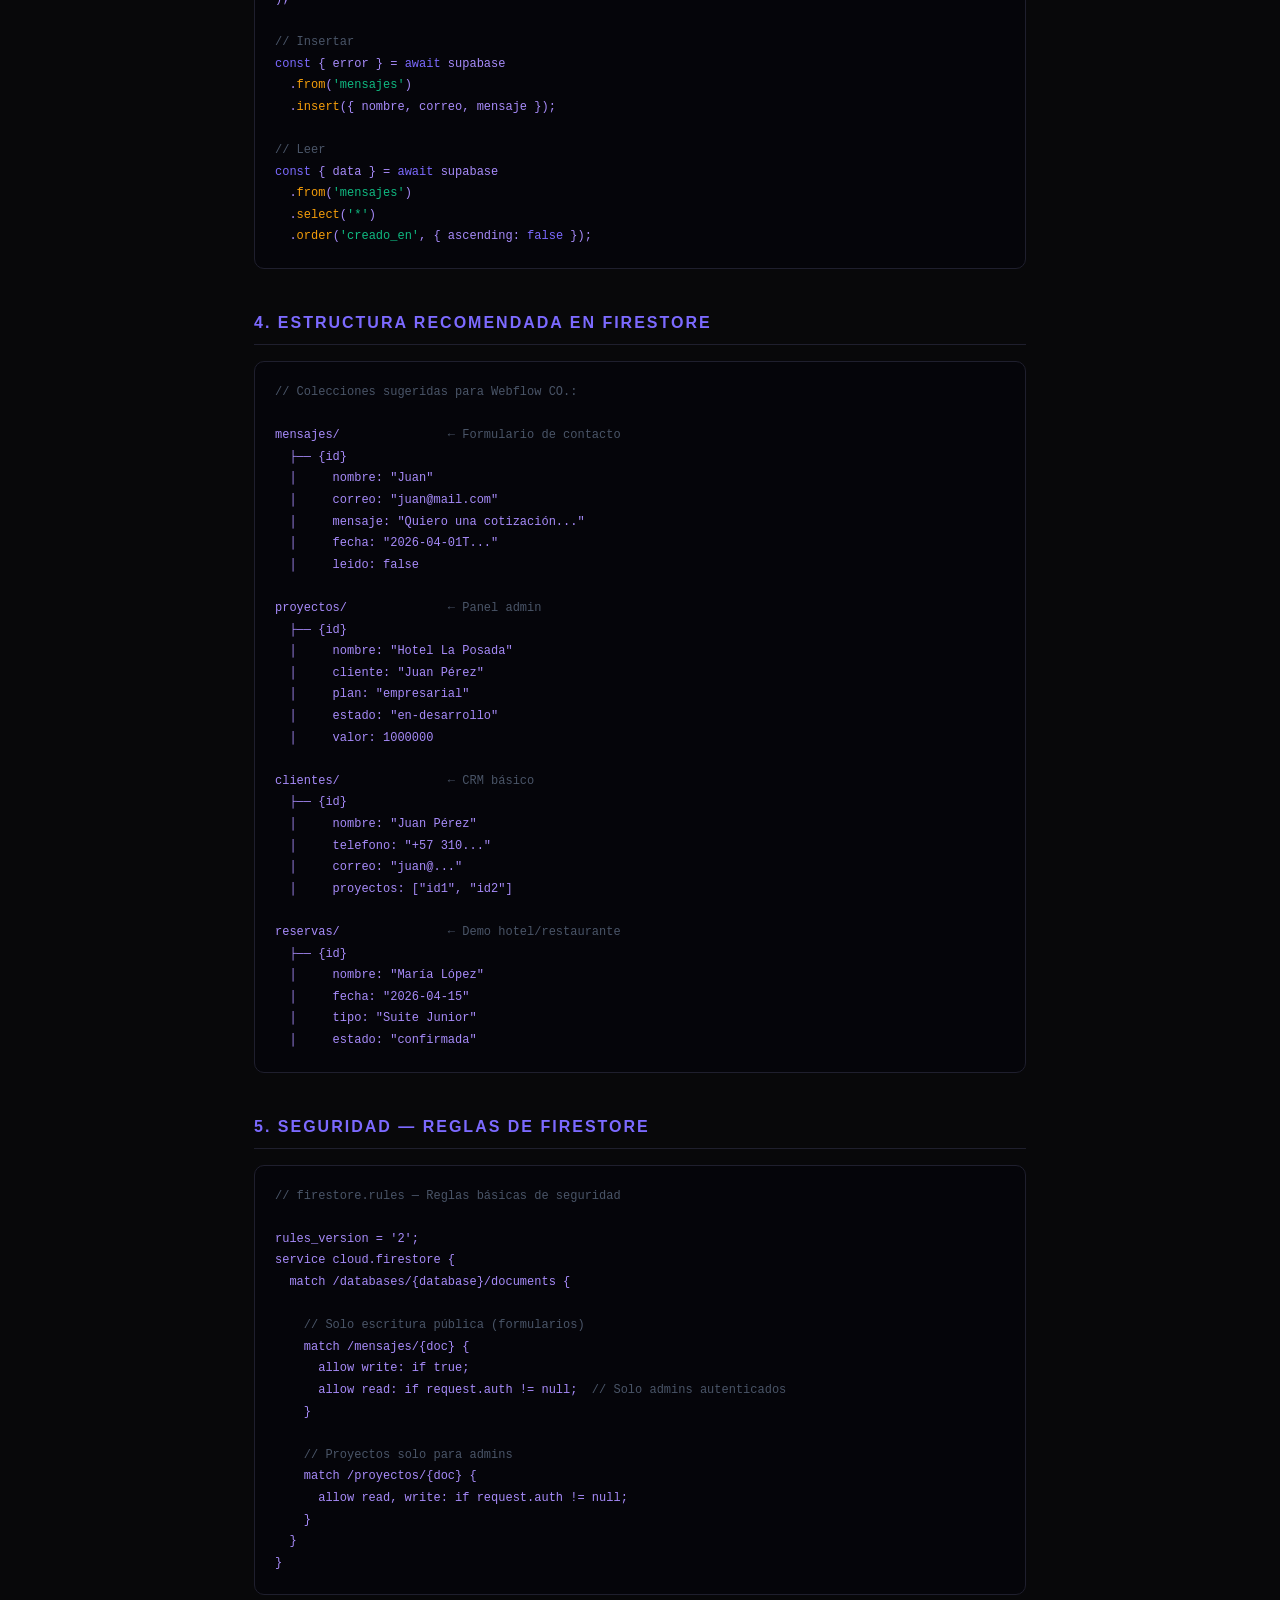
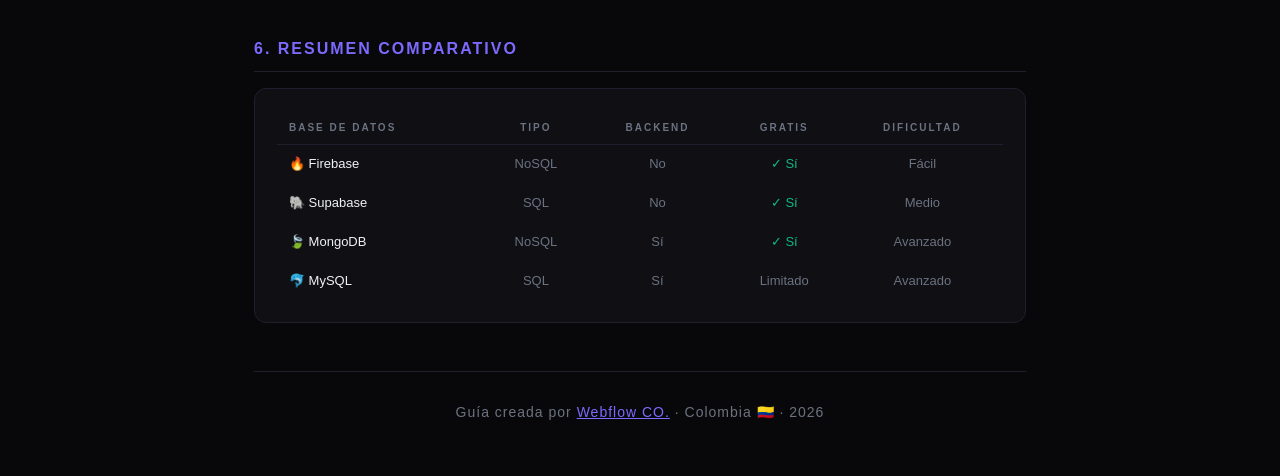
<file: db-guide.html>
<!DOCTYPE html>
<html lang="es">
<head>
  <meta charset="UTF-8">
  <meta name="viewport" content="width=device-width, initial-scale=1.0">
  <title>Guía Base de Datos — Webflow CO.</title>
  <style>
    *{margin:0;padding:0;box-sizing:border-box;}
    :root{--bg:#08080a;--card:#0f0f14;--border:#1f1f2e;--w:#f0f0f8;--g:#6b7280;--accent:#7c6aff;--green:#10b981;--yellow:#f59e0b;}
    body{background:var(--bg);color:var(--w);font-family:'Segoe UI',Arial,sans-serif;padding:40px 5%;max-width:900px;margin:0 auto;line-height:1.7;}
    .back-btn{display:inline-block;background:var(--card);color:var(--w);font-size:11px;letter-spacing:2px;padding:8px 16px;border-radius:8px;text-decoration:none;border:1px solid var(--border);transition:all .3s;margin-bottom:40px;}
    .back-btn:hover{border-color:#888;}
    h1{font-family:Georgia,serif;font-size:clamp(28px,5vw,44px);margin-bottom:8px;font-weight:400;}
    .badge{display:inline-block;background:var(--accent);color:#fff;font-size:10px;letter-spacing:2px;padding:4px 12px;border-radius:20px;margin-bottom:28px;}
    .intro{color:var(--g);font-size:15px;line-height:1.9;margin-bottom:40px;max-width:640px;}
    h2{font-size:16px;letter-spacing:2px;color:var(--accent);margin:40px 0 16px;padding-bottom:8px;border-bottom:1px solid var(--border);}
    h3{font-size:14px;font-weight:600;margin-bottom:8px;}
    p{color:var(--g);font-size:14px;line-height:1.8;margin-bottom:12px;}
    pre{background:#05050a;border:1px solid var(--border);border-radius:10px;padding:20px;overflow-x:auto;font-size:12px;line-height:1.8;color:#a78bfa;margin:16px 0;}
    .comment{color:#4a5568;}
    .keyword{color:#7c6aff;}
    .string{color:#10b981;}
    .func{color:#f59e0b;}
    .db-card{background:var(--card);border:1px solid var(--border);border-radius:12px;padding:22px;margin-bottom:16px;}
    .db-card-header{display:flex;align-items:center;gap:12px;margin-bottom:12px;}
    .db-icon{font-size:24px;}
    .db-title{font-size:15px;font-weight:600;}
    .db-tag{font-size:9px;letter-spacing:2px;padding:3px 10px;border-radius:10px;}
    .tag-green{background:rgba(16,185,129,.12);color:var(--green);border:1px solid rgba(16,185,129,.2);}
    .tag-yellow{background:rgba(245,158,11,.12);color:var(--yellow);border:1px solid rgba(245,158,11,.2);}
    .tag-purple{background:rgba(124,106,255,.12);color:var(--accent);border:1px solid rgba(124,106,255,.2);}
    .step{display:flex;gap:14px;margin-bottom:20px;}
    .step-num{width:28px;height:28px;background:rgba(124,106,255,.15);border:1px solid rgba(124,106,255,.3);border-radius:50%;display:flex;align-items:center;justify-content:center;font-size:12px;color:var(--accent);flex-shrink:0;margin-top:2px;}
    .step-content h3{font-size:14px;margin-bottom:4px;}
    .step-content p{margin-bottom:0;}
    footer{border-top:1px solid var(--border);padding-top:28px;margin-top:48px;text-align:center;color:var(--g);font-size:12px;letter-spacing:1px;}
  </style>
</head>
<body>

  <a class="back-btn" href="index.html">← Volver al sitio</a>

  <div class="badge">GUÍA TÉCNICA</div>
  <h1>Cómo conectar<br>una base de datos</h1>
  <p class="intro">Esta guía explica las opciones más populares para agregar una base de datos a tu proyecto web. Desde soluciones gratuitas hasta opciones empresariales.</p>

  <!-- ============================================================ -->
  <h2>1. OPCIONES DISPONIBLES</h2>

  <div class="db-card">
    <div class="db-card-header">
      <div class="db-icon">🔥</div>
      <div class="db-title">Firebase (Firestore)</div>
      <span class="db-tag tag-green">RECOMENDADO</span>
    </div>
    <p>Base de datos NoSQL en tiempo real de Google. Sin servidor, fácil de integrar con HTML/JS puro. Perfecta para formularios de contacto, reservas y paneles admin.</p>
    <p><strong style="color:var(--w);">Gratis hasta:</strong> 50k lecturas / 20k escrituras por día.</p>
  </div>

  <div class="db-card">
    <div class="db-card-header">
      <div class="db-icon">🐘</div>
      <div class="db-title">Supabase (PostgreSQL)</div>
      <span class="db-tag tag-yellow">POPULAR</span>
    </div>
    <p>Alternativa open-source a Firebase con PostgreSQL. Incluye autenticación, storage de archivos y API REST automática. Ideal para proyectos con más estructura.</p>
    <p><strong style="color:var(--w);">Gratis hasta:</strong> 500MB de base de datos, 2GB de storage.</p>
  </div>

  <div class="db-card">
    <div class="db-card-header">
      <div class="db-icon">🍃</div>
      <div class="db-title">MongoDB Atlas</div>
      <span class="db-tag tag-purple">AVANZADO</span>
    </div>
    <p>Base de datos NoSQL en la nube. Perfecta para proyectos con datos complejos y consultas avanzadas. Requiere un backend (Node.js, Express).</p>
    <p><strong style="color:var(--w);">Gratis hasta:</strong> 512MB de almacenamiento.</p>
  </div>

  <!-- ============================================================ -->
  <h2>2. FIREBASE — INSTALACIÓN PASO A PASO</h2>

  <div class="step"><div class="step-num">1</div><div class="step-content"><h3>Crear proyecto en Firebase</h3><p>Ve a <strong style="color:var(--accent);">console.firebase.google.com</strong> → "Agregar proyecto" → sigue el asistente (sin Analytics está bien).</p></div></div>
  <div class="step"><div class="step-num">2</div><div class="step-content"><h3>Activar Firestore Database</h3><p>En el panel izquierdo → "Firestore Database" → "Crear base de datos" → Modo de prueba (30 días gratis sin reglas).</p></div></div>
  <div class="step"><div class="step-num">3</div><div class="step-content"><h3>Obtener las credenciales</h3><p>Configuración del proyecto (⚙) → "Tus apps" → Agrega app web → Copia el objeto <code style="color:var(--accent);">firebaseConfig</code>.</p></div></div>
  <div class="step"><div class="step-num">4</div><div class="step-content"><h3>Agregar al HTML</h3><p>Agrega los scripts de Firebase a tu página y copia tu configuración.</p></div></div>

  <pre><span class="comment">&lt;!-- En tu index.html antes del cierre de &lt;/body&gt; --&gt;</span>
&lt;script type="module"&gt;
  <span class="keyword">import</span> { initializeApp } <span class="keyword">from</span> <span class="string">"https://www.gstatic.com/firebasejs/10.7.0/firebase-app.js"</span>;
  <span class="keyword">import</span> { getFirestore, collection, addDoc, getDocs, query, orderBy }
    <span class="keyword">from</span> <span class="string">"https://www.gstatic.com/firebasejs/10.7.0/firebase-firestore.js"</span>;

  <span class="comment">// Tu configuración (de la consola de Firebase)</span>
  <span class="keyword">const</span> firebaseConfig = {
    apiKey: <span class="string">"AIzaSy..."</span>,
    authDomain: <span class="string">"tu-proyecto.firebaseapp.com"</span>,
    projectId: <span class="string">"tu-proyecto"</span>,
    storageBucket: <span class="string">"tu-proyecto.appspot.com"</span>,
    messagingSenderId: <span class="string">"123456"</span>,
    appId: <span class="string">"1:123456:web:abcdef"</span>
  };

  <span class="keyword">const</span> app = <span class="func">initializeApp</span>(firebaseConfig);
  <span class="keyword">const</span> db  = <span class="func">getFirestore</span>(app);

  <span class="comment">// ✅ GUARDAR mensaje del formulario de contacto</span>
  <span class="keyword">async function</span> <span class="func">guardarMensaje</span>() {
    <span class="keyword">const</span> nombre  = document.<span class="func">getElementById</span>(<span class="string">'nombre'</span>).value;
    <span class="keyword">const</span> correo  = document.<span class="func">getElementById</span>(<span class="string">'correo'</span>).value;
    <span class="keyword">const</span> mensaje = document.<span class="func">getElementById</span>(<span class="string">'mensaje'</span>).value;

    <span class="keyword">await</span> <span class="func">addDoc</span>(<span class="func">collection</span>(db, <span class="string">"mensajes"</span>), {
      nombre, correo, mensaje,
      fecha: <span class="keyword">new</span> Date().<span class="func">toISOString</span>(),
      leido: <span class="keyword">false</span>
    });

    <span class="func">alert</span>(<span class="string">'Mensaje guardado en la base de datos ✓'</span>);
  }

  <span class="comment">// ✅ LEER mensajes en el panel admin</span>
  <span class="keyword">async function</span> <span class="func">cargarMensajes</span>() {
    <span class="keyword">const</span> q = <span class="func">query</span>(<span class="func">collection</span>(db, <span class="string">"mensajes"</span>), <span class="func">orderBy</span>(<span class="string">"fecha"</span>, <span class="string">"desc"</span>));
    <span class="keyword">const</span> snap = <span class="keyword">await</span> <span class="func">getDocs</span>(q);
    snap.<span class="func">forEach</span>(doc => {
      console.<span class="func">log</span>(doc.id, doc.<span class="func">data</span>());
    });
  }

  <span class="comment">// ✅ GUARDAR reserva de hotel</span>
  <span class="keyword">async function</span> <span class="func">guardarReserva</span>(datos) {
    <span class="keyword">await</span> <span class="func">addDoc</span>(<span class="func">collection</span>(db, <span class="string">"reservas"</span>), {
      ...datos,
      estado: <span class="string">"pendiente"</span>,
      createdAt: <span class="keyword">new</span> Date()
    });
  }

  <span class="comment">// Exponer funciones globalmente</span>
  window.<span class="func">guardarMensaje</span> = guardarMensaje;
  window.<span class="func">cargarMensajes</span> = cargarMensajes;
&lt;/script&gt;</pre>

  <!-- ============================================================ -->
  <h2>3. SUPABASE — CONFIGURACIÓN RÁPIDA</h2>

  <pre><span class="comment">// 1. Crear cuenta en supabase.com y nuevo proyecto</span>
<span class="comment">// 2. Ir a Settings → API → copiar URL y anon key</span>
<span class="comment">// 3. Crear tabla en el SQL Editor:</span>

CREATE TABLE mensajes (
  id         BIGSERIAL PRIMARY KEY,
  nombre     TEXT NOT NULL,
  correo     TEXT NOT NULL,
  mensaje    TEXT,
  creado_en  TIMESTAMP DEFAULT NOW()
);

<span class="comment">// 4. En tu JS:</span>
<span class="keyword">import</span> { createClient } <span class="keyword">from</span> <span class="string">'https://esm.sh/@supabase/supabase-js@2'</span>;

<span class="keyword">const</span> supabase = <span class="func">createClient</span>(
  <span class="string">'https://tu-proyecto.supabase.co'</span>,
  <span class="string">'tu-anon-key-publica'</span>
);

<span class="comment">// Insertar</span>
<span class="keyword">const</span> { error } = <span class="keyword">await</span> supabase
  .<span class="func">from</span>(<span class="string">'mensajes'</span>)
  .<span class="func">insert</span>({ nombre, correo, mensaje });

<span class="comment">// Leer</span>
<span class="keyword">const</span> { data } = <span class="keyword">await</span> supabase
  .<span class="func">from</span>(<span class="string">'mensajes'</span>)
  .<span class="func">select</span>(<span class="string">'*'</span>)
  .<span class="func">order</span>(<span class="string">'creado_en'</span>, { ascending: <span class="keyword">false</span> });</pre>

  <!-- ============================================================ -->
  <h2>4. ESTRUCTURA RECOMENDADA EN FIRESTORE</h2>

  <pre><span class="comment">// Colecciones sugeridas para Webflow CO.:</span>

mensajes/               <span class="comment">← Formulario de contacto</span>
  ├── {id}
  │     nombre: "Juan"
  │     correo: "juan@mail.com"
  │     mensaje: "Quiero una cotización..."
  │     fecha: "2026-04-01T..."
  │     leido: false

proyectos/              <span class="comment">← Panel admin</span>
  ├── {id}
  │     nombre: "Hotel La Posada"
  │     cliente: "Juan Pérez"
  │     plan: "empresarial"
  │     estado: "en-desarrollo"
  │     valor: 1000000

clientes/               <span class="comment">← CRM básico</span>
  ├── {id}
  │     nombre: "Juan Pérez"
  │     telefono: "+57 310..."
  │     correo: "juan@..."
  │     proyectos: ["id1", "id2"]

reservas/               <span class="comment">← Demo hotel/restaurante</span>
  ├── {id}
  │     nombre: "María López"
  │     fecha: "2026-04-15"
  │     tipo: "Suite Junior"
  │     estado: "confirmada"</pre>

  <!-- ============================================================ -->
  <h2>5. SEGURIDAD — REGLAS DE FIRESTORE</h2>

  <pre><span class="comment">// firestore.rules — Reglas básicas de seguridad</span>

rules_version = '2';
service cloud.firestore {
  match /databases/{database}/documents {

    <span class="comment">// Solo escritura pública (formularios)</span>
    match /mensajes/{doc} {
      allow write: if true;
      allow read: if request.auth != null;  <span class="comment">// Solo admins autenticados</span>
    }

    <span class="comment">// Proyectos solo para admins</span>
    match /proyectos/{doc} {
      allow read, write: if request.auth != null;
    }
  }
}</pre>

  <h2>6. RESUMEN COMPARATIVO</h2>

  <div class="db-card">
    <table style="width:100%;border-collapse:collapse;font-size:13px;">
      <thead>
        <tr>
          <th style="text-align:left;padding:8px 12px;color:var(--g);font-size:10px;letter-spacing:2px;border-bottom:1px solid var(--border);">BASE DE DATOS</th>
          <th style="padding:8px 12px;color:var(--g);font-size:10px;letter-spacing:2px;border-bottom:1px solid var(--border);">TIPO</th>
          <th style="padding:8px 12px;color:var(--g);font-size:10px;letter-spacing:2px;border-bottom:1px solid var(--border);">BACKEND</th>
          <th style="padding:8px 12px;color:var(--g);font-size:10px;letter-spacing:2px;border-bottom:1px solid var(--border);">GRATIS</th>
          <th style="padding:8px 12px;color:var(--g);font-size:10px;letter-spacing:2px;border-bottom:1px solid var(--border);">DIFICULTAD</th>
        </tr>
      </thead>
      <tbody>
        <tr><td style="padding:8px 12px;border-bottom:1px solid #0f0f18;">🔥 Firebase</td><td style="padding:8px 12px;border-bottom:1px solid #0f0f18;color:var(--g);text-align:center;">NoSQL</td><td style="padding:8px 12px;border-bottom:1px solid #0f0f18;color:var(--g);text-align:center;">No</td><td style="padding:8px 12px;border-bottom:1px solid #0f0f18;color:var(--green);text-align:center;">✓ Sí</td><td style="padding:8px 12px;border-bottom:1px solid #0f0f18;color:var(--g);text-align:center;">Fácil</td></tr>
        <tr><td style="padding:8px 12px;border-bottom:1px solid #0f0f18;">🐘 Supabase</td><td style="padding:8px 12px;border-bottom:1px solid #0f0f18;color:var(--g);text-align:center;">SQL</td><td style="padding:8px 12px;border-bottom:1px solid #0f0f18;color:var(--g);text-align:center;">No</td><td style="padding:8px 12px;border-bottom:1px solid #0f0f18;color:var(--green);text-align:center;">✓ Sí</td><td style="padding:8px 12px;border-bottom:1px solid #0f0f18;color:var(--g);text-align:center;">Medio</td></tr>
        <tr><td style="padding:8px 12px;border-bottom:1px solid #0f0f18;">🍃 MongoDB</td><td style="padding:8px 12px;border-bottom:1px solid #0f0f18;color:var(--g);text-align:center;">NoSQL</td><td style="padding:8px 12px;border-bottom:1px solid #0f0f18;color:var(--g);text-align:center;">Sí</td><td style="padding:8px 12px;border-bottom:1px solid #0f0f18;color:var(--green);text-align:center;">✓ Sí</td><td style="padding:8px 12px;border-bottom:1px solid #0f0f18;color:var(--g);text-align:center;">Avanzado</td></tr>
        <tr><td style="padding:8px 12px;">🐬 MySQL</td><td style="padding:8px 12px;color:var(--g);text-align:center;">SQL</td><td style="padding:8px 12px;color:var(--g);text-align:center;">Sí</td><td style="padding:8px 12px;color:var(--g);text-align:center;">Limitado</td><td style="padding:8px 12px;color:var(--g);text-align:center;">Avanzado</td></tr>
      </tbody>
    </table>
  </div>

  <footer>
    <p>Guía creada por <a href="index.html" style="color:var(--accent);">Webflow CO.</a> · Colombia 🇨🇴 · 2026</p>
  </footer>

</body>
</html>
</file>
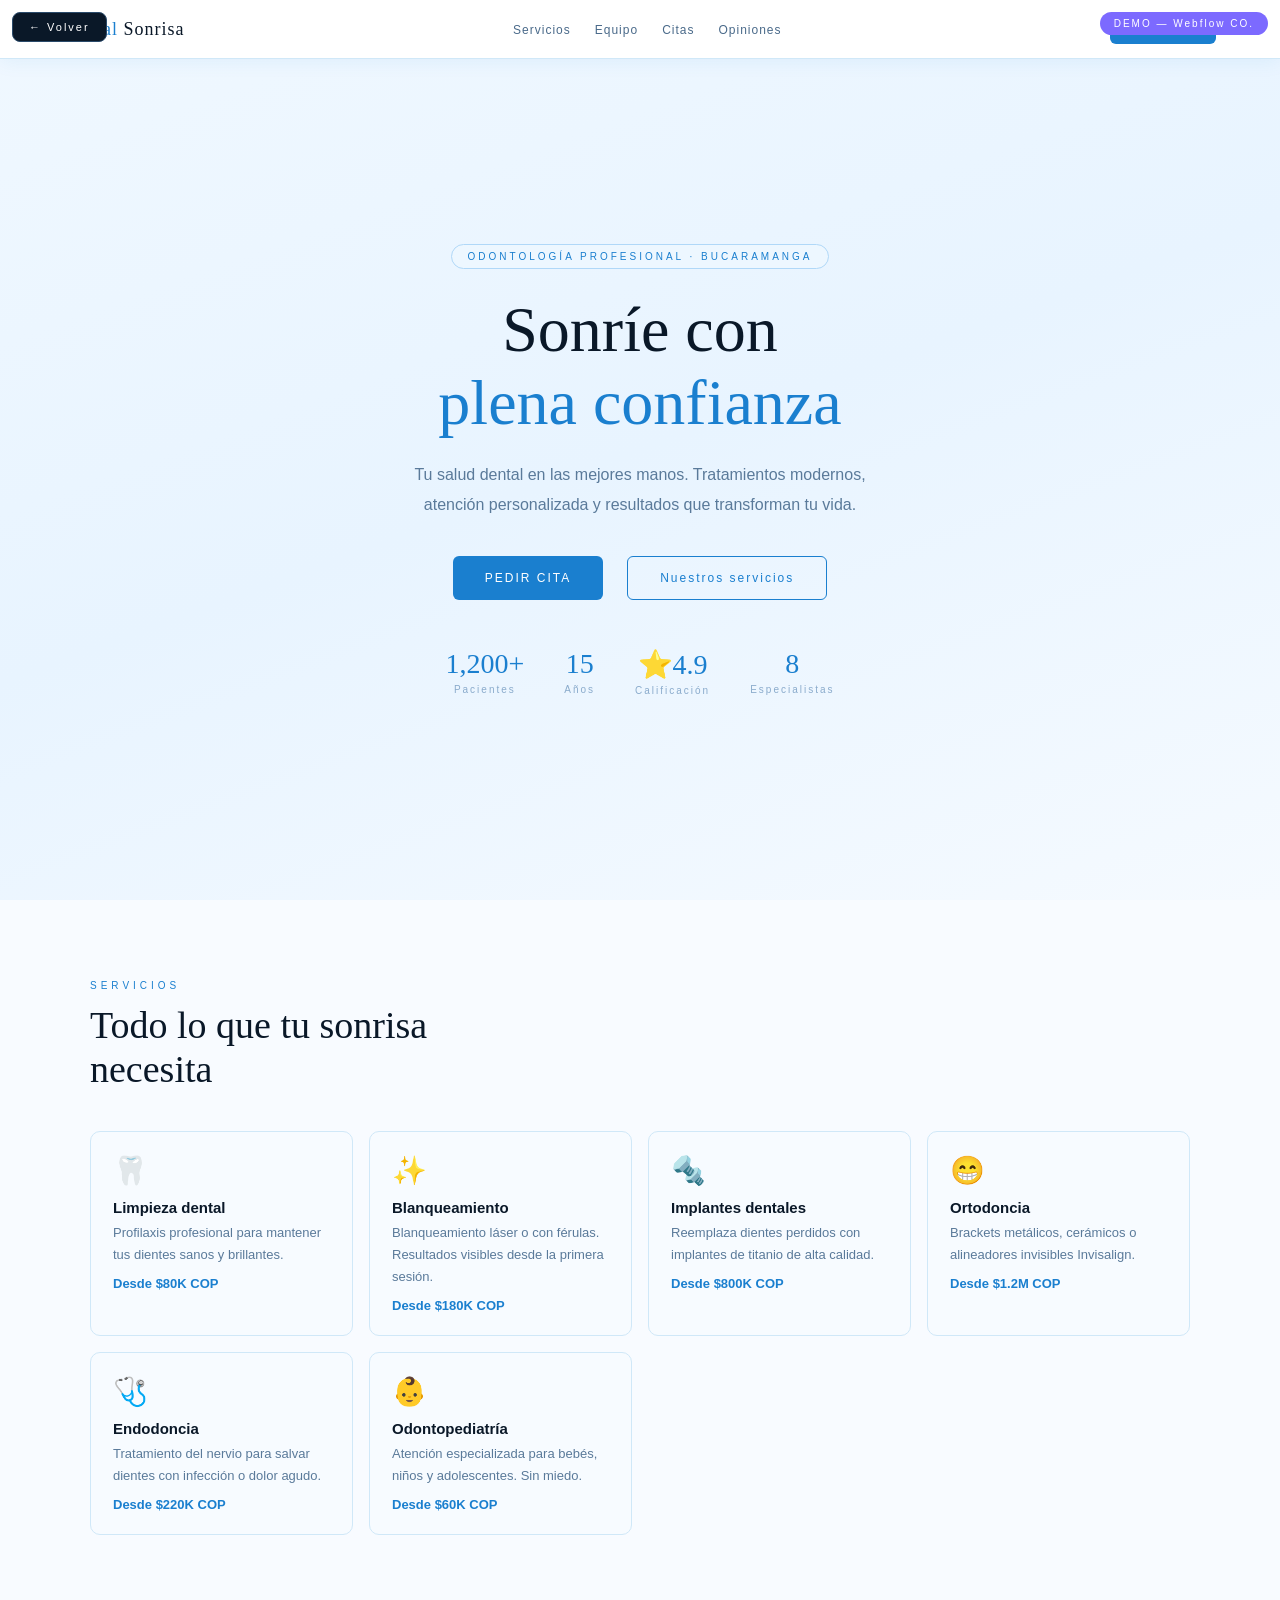
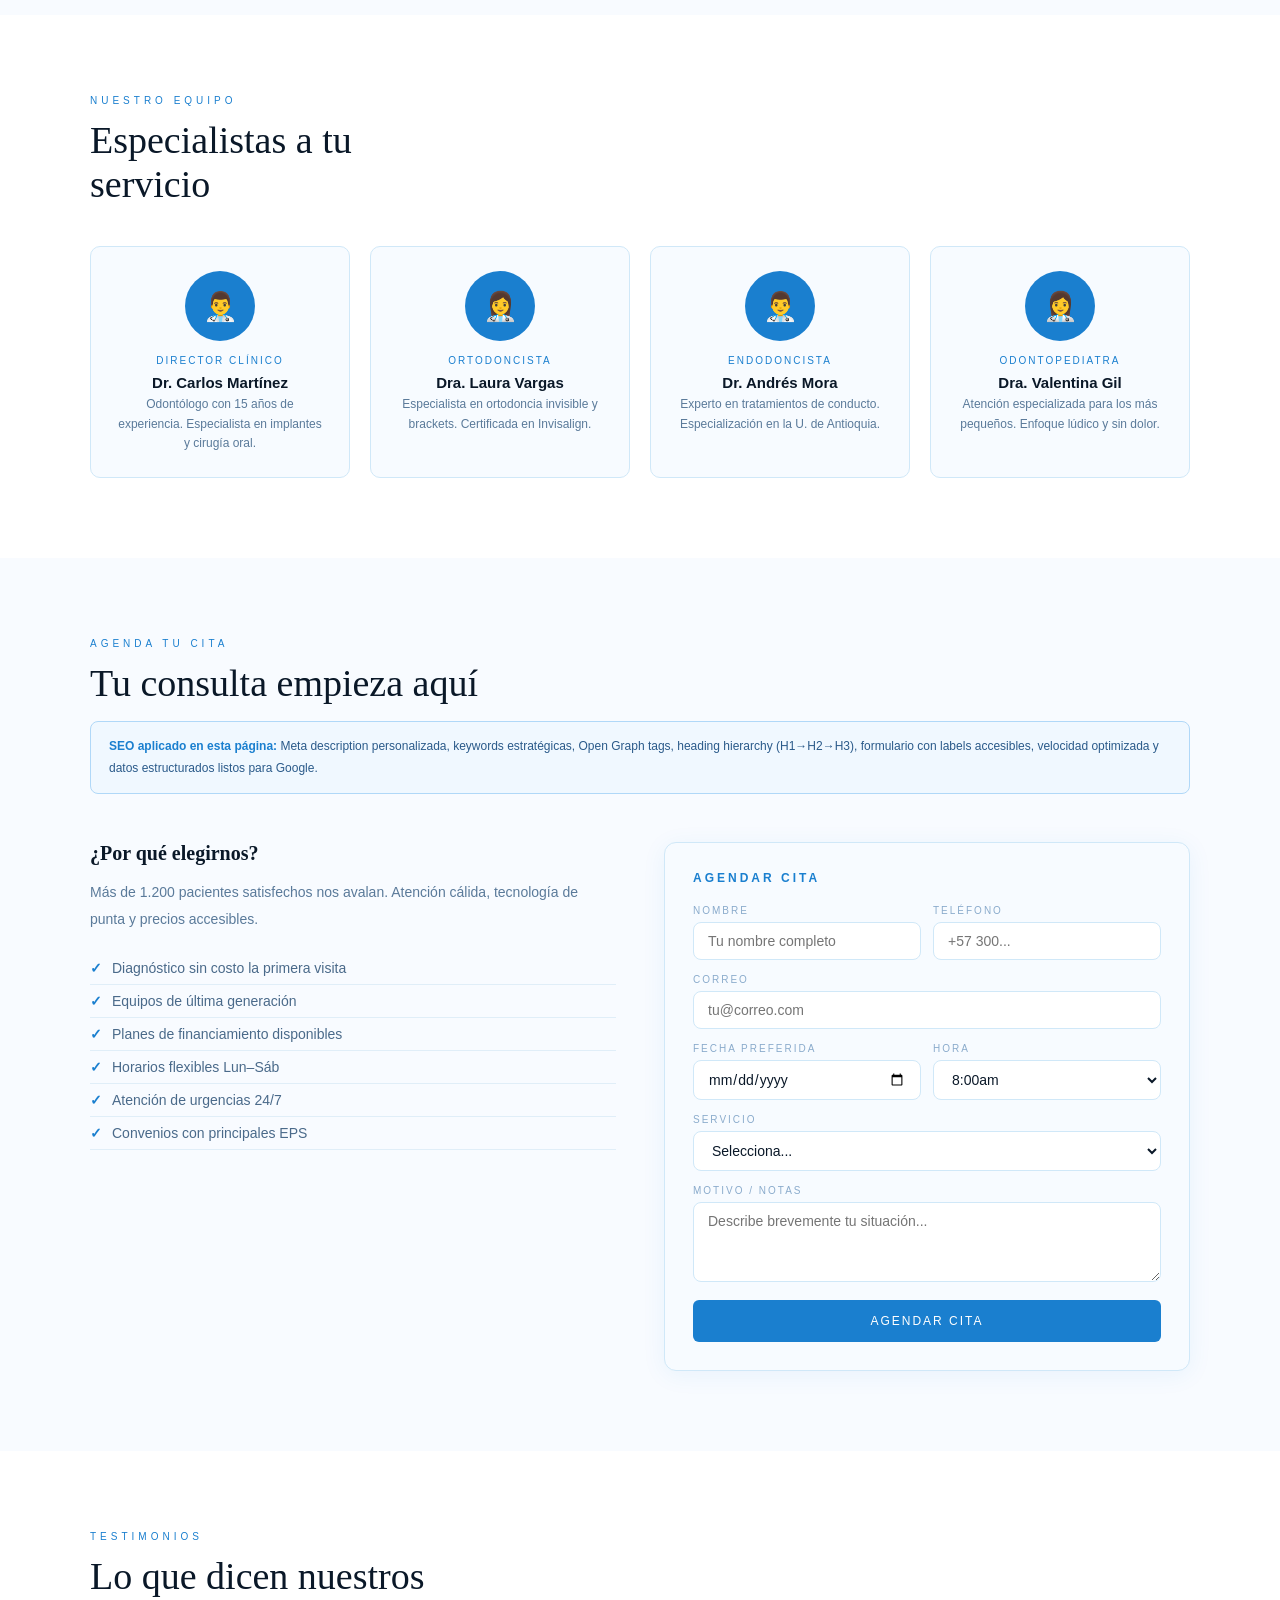
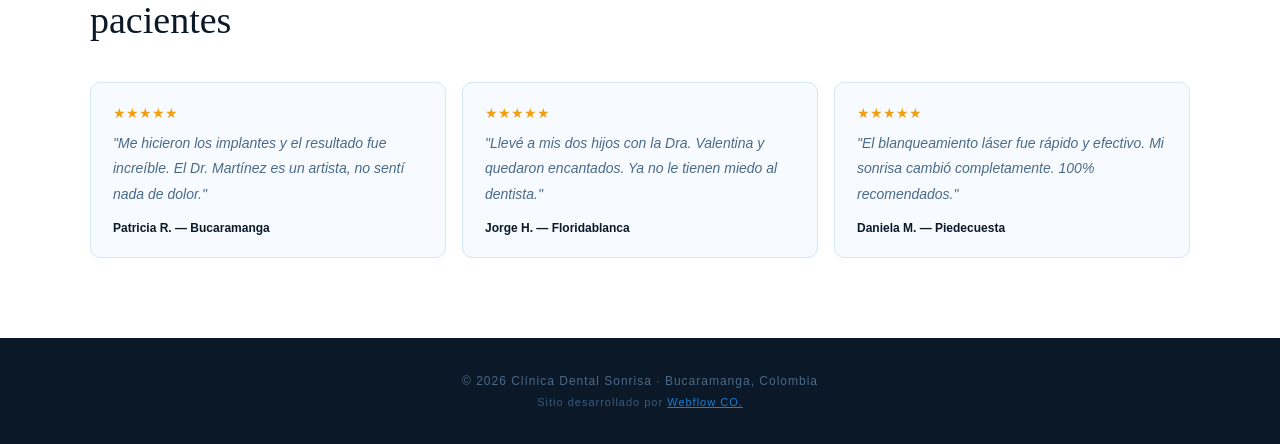
<file: demo-clinica.html>
<!DOCTYPE html>
<html lang="es">
<head>
  <meta charset="UTF-8">
  <meta name="viewport" content="width=device-width, initial-scale=1.0">
  <!-- SEO META TAGS (ejemplo) -->
  <meta name="description" content="Clínica Dental Sonrisa en Bucaramanga. Odontología general, ortodoncia, implantes y blanqueamiento. Agenda tu cita hoy.">
  <meta name="keywords" content="odontólogo Bucaramanga, clínica dental, ortodoncia, implantes dentales, blanqueamiento dental">
  <meta name="author" content="Webflow CO.">
  <meta property="og:title" content="Clínica Dental Sonrisa — Bucaramanga">
  <meta property="og:description" content="Sonríe con confianza. Tratamientos odontológicos profesionales en Bucaramanga.">
  <meta property="og:type" content="website">
  <title>Clínica Dental Sonrisa — Demo</title>
  <style>
    *{margin:0;padding:0;box-sizing:border-box;}
    :root{--blue:#1a7fcf;--light:#f0f7ff;--dark:#0a1828;--card:#f7fbff;}
    body{background:#fff;color:#1a2a3a;font-family:'Segoe UI',Arial,sans-serif;overflow-x:hidden;}

    .demo-badge{position:fixed;top:12px;right:12px;z-index:999;background:#7c6aff;color:#fff;font-size:10px;letter-spacing:2px;padding:6px 14px;border-radius:20px;}
    .back-btn{position:fixed;top:12px;left:12px;z-index:999;background:var(--dark);color:#fff;font-size:11px;letter-spacing:2px;padding:8px 16px;border-radius:8px;text-decoration:none;border:1px solid #2a4a6a;transition:all .3s;}
    .back-btn:hover{background:#fff;color:var(--dark);}

    /* NAV */
    nav{position:fixed;top:0;width:100%;z-index:100;background:rgba(255,255,255,.97);border-bottom:1px solid #d0e8f8;padding:14px 5%;display:flex;align-items:center;justify-content:space-between;box-shadow:0 2px 20px rgba(26,127,207,.08);}
    .logo{font-family:Georgia,serif;font-size:18px;color:var(--blue);letter-spacing:1px;}
    .logo span{color:var(--dark);}
    .nav-links{display:flex;gap:24px;list-style:none;}
    .nav-links a{color:#4a6a8a;font-size:12px;letter-spacing:1px;text-decoration:none;}
    .nav-links a:hover{color:var(--blue);}
    .nav-cta{padding:9px 20px;background:var(--blue);color:#fff;font-size:11px;letter-spacing:2px;border:none;cursor:pointer;border-radius:6px;transition:opacity .3s;}
    .nav-cta:hover{opacity:.85;}
    @media(max-width:600px){.nav-links{display:none;}}

    /* HERO */
    .hero{min-height:100vh;display:flex;align-items:center;justify-content:center;text-align:center;padding:100px 5% 60px;background:linear-gradient(160deg,#f0f8ff 0%,#e8f4ff 50%,#f5faff 100%);}
    .hero-badge{font-size:10px;letter-spacing:3px;color:var(--blue);border:1px solid #b0d8f8;padding:6px 16px;border-radius:20px;display:inline-block;margin-bottom:24px;background:#edf7ff;}
    .hero h1{font-family:Georgia,serif;font-size:clamp(32px,6vw,64px);color:var(--dark);line-height:1.15;margin-bottom:20px;font-weight:400;}
    .hero h1 span{color:var(--blue);}
    .hero p{font-size:16px;color:#5a7a9a;line-height:1.9;margin-bottom:36px;max-width:500px;margin-left:auto;margin-right:auto;}
    .btn-blue{padding:14px 32px;background:var(--blue);color:#fff;font-size:12px;letter-spacing:2px;border:none;cursor:pointer;border-radius:6px;transition:opacity .3s;}
    .btn-blue:hover{opacity:.85;}
    .btn-outline-b{padding:14px 32px;background:transparent;color:var(--blue);font-size:12px;letter-spacing:2px;border:1.5px solid var(--blue);cursor:pointer;border-radius:6px;margin-left:12px;}

    /* STATS */
    .stats{display:flex;gap:40px;justify-content:center;margin-top:48px;flex-wrap:wrap;}
    .stat{text-align:center;}
    .stat-num{font-family:Georgia,serif;font-size:28px;color:var(--blue);}
    .stat-label{font-size:10px;letter-spacing:2px;color:#8aabcc;margin-top:4px;}

    /* SECTIONS */
    section{padding:80px 5%;}
    .inner{max-width:1100px;margin:0 auto;}
    .sec-label{font-size:10px;letter-spacing:4px;color:var(--blue);margin-bottom:12px;}
    .sec-title{font-family:Georgia,serif;font-size:clamp(24px,3.5vw,38px);color:var(--dark);margin-bottom:16px;font-weight:400;}
    .sec-sub{color:#5a7a9a;font-size:15px;line-height:1.9;max-width:500px;}

    /* SERVICIOS */
    .services-grid{display:grid;grid-template-columns:repeat(auto-fit,minmax(220px,1fr));gap:16px;margin-top:40px;}
    .srv-card{background:var(--card);border:1px solid #d0e8f8;border-radius:10px;padding:22px;transition:all .3s;}
    .srv-card:hover{border-color:var(--blue);box-shadow:0 4px 20px rgba(26,127,207,.1);transform:translateY(-2px);}
    .srv-icon{font-size:28px;margin-bottom:12px;}
    .srv-card h3{font-size:15px;color:var(--dark);margin-bottom:6px;}
    .srv-card p{font-size:13px;color:#5a7a9a;line-height:1.7;}
    .srv-price{font-size:13px;color:var(--blue);margin-top:10px;font-weight:600;}

    /* DOCTOR */
    .dr-grid{display:grid;grid-template-columns:repeat(auto-fit,minmax(220px,1fr));gap:20px;margin-top:40px;}
    .dr-card{text-align:center;background:var(--card);border:1px solid #d0e8f8;border-radius:10px;padding:24px;}
    .dr-avatar{width:70px;height:70px;background:var(--blue);border-radius:50%;display:flex;align-items:center;justify-content:center;font-size:28px;margin:0 auto 14px;}
    .dr-card h3{font-size:15px;color:var(--dark);margin-bottom:4px;}
    .dr-card p{font-size:12px;color:#5a7a9a;line-height:1.6;}
    .dr-esp{font-size:10px;letter-spacing:2px;color:var(--blue);margin-bottom:8px;}

    /* CITAS */
    .cita-wrap{display:grid;grid-template-columns:1fr 1fr;gap:48px;margin-top:48px;align-items:start;}
    .cita-info h3{font-family:Georgia,serif;font-size:20px;color:var(--dark);margin-bottom:14px;}
    .cita-info p{color:#5a7a9a;font-size:14px;line-height:1.9;margin-bottom:20px;}
    .check-list{list-style:none;}
    .check-list li{display:flex;align-items:center;gap:10px;padding:8px 0;border-bottom:1px solid #e0eef8;color:#4a6a8a;font-size:14px;}
    .check-list li::before{content:'✓';color:var(--blue);font-weight:700;flex-shrink:0;}

    /* FORMULARIO */
    .cita-form{background:var(--card);border:1px solid #d0e8f8;border-radius:12px;padding:28px;box-shadow:0 4px 24px rgba(26,127,207,.07);}
    .cita-form h4{font-size:12px;letter-spacing:3px;color:var(--blue);margin-bottom:20px;}
    .field{margin-bottom:14px;}
    .field label{display:block;font-size:10px;letter-spacing:2px;color:#8aabcc;margin-bottom:6px;}
    .field input,.field select,.field textarea{width:100%;background:#fff;border:1.5px solid #d0e8f8;border-radius:8px;padding:10px 14px;color:var(--dark);font-size:14px;outline:none;transition:border .2s;font-family:inherit;}
    .field input:focus,.field select:focus,.field textarea:focus{border-color:var(--blue);}
    .field select option{background:#fff;color:var(--dark);}
    .field textarea{min-height:80px;resize:vertical;}
    .form-row{display:grid;grid-template-columns:1fr 1fr;gap:12px;}

    /* TESTIMONIOS */
    .test-grid{display:grid;grid-template-columns:repeat(auto-fit,minmax(260px,1fr));gap:16px;margin-top:40px;}
    .test-card{background:var(--card);border:1px solid #d0e8f8;border-radius:10px;padding:22px;}
    .stars{color:#f59e0b;font-size:14px;margin-bottom:10px;}
    .test-text{font-size:14px;color:#4a6a8a;line-height:1.8;margin-bottom:14px;font-style:italic;}
    .test-author{font-size:12px;font-weight:600;color:var(--dark);}

    /* SEO NOTE visible en demo */
    .seo-demo{background:#f0f8ff;border:1px solid #b0d8f8;border-radius:8px;padding:14px 18px;margin-bottom:16px;font-size:12px;color:#2a5a8a;line-height:1.8;}
    .seo-demo strong{color:var(--blue);}

    footer{padding:36px 5%;background:var(--dark);text-align:center;}
    footer p{color:#4a6a8a;font-size:12px;letter-spacing:1px;}

    @media(max-width:768px){.cita-wrap{grid-template-columns:1fr;}.form-row{grid-template-columns:1fr;}}
  </style>
</head>
<body>

  <a class="back-btn" href="index.html">← Volver</a>
  <div class="demo-badge">DEMO — Webflow CO.</div>

  <nav>
    <div class="logo">Dental <span>Sonrisa</span></div>
    <ul class="nav-links">
      <li><a href="#servicios">Servicios</a></li>
      <li><a href="#equipo">Equipo</a></li>
      <li><a href="#citas">Citas</a></li>
      <li><a href="#testimonios">Opiniones</a></li>
    </ul>
    <button class="nav-cta" onclick="document.getElementById('citas').scrollIntoView({behavior:'smooth'})">Pedir cita</button>
  </nav>

  <!-- HERO -->
  <section class="hero" id="inicio">
    <div>
      <div class="hero-badge">ODONTOLOGÍA PROFESIONAL · BUCARAMANGA</div>
      <h1>Sonríe con<br><span>plena confianza</span></h1>
      <p>Tu salud dental en las mejores manos. Tratamientos modernos, atención personalizada y resultados que transforman tu vida.</p>
      <div style="display:flex;justify-content:center;flex-wrap:wrap;gap:12px;">
        <button class="btn-blue" onclick="document.getElementById('citas').scrollIntoView({behavior:'smooth'})">PEDIR CITA</button>
        <button class="btn-outline-b" onclick="document.getElementById('servicios').scrollIntoView({behavior:'smooth'})">Nuestros servicios</button>
      </div>
      <div class="stats">
        <div class="stat"><div class="stat-num">1,200+</div><div class="stat-label">Pacientes</div></div>
        <div class="stat"><div class="stat-num">15</div><div class="stat-label">Años</div></div>
        <div class="stat"><div class="stat-num">⭐4.9</div><div class="stat-label">Calificación</div></div>
        <div class="stat"><div class="stat-num">8</div><div class="stat-label">Especialistas</div></div>
      </div>
    </div>
  </section>

  <!-- SERVICIOS -->
  <section id="servicios" style="background:#f8fbff;">
    <div class="inner">
      <div class="sec-label">SERVICIOS</div>
      <h2 class="sec-title">Todo lo que tu sonrisa<br>necesita</h2>
      <div class="services-grid">
        <div class="srv-card"><div class="srv-icon">🦷</div><h3>Limpieza dental</h3><p>Profilaxis profesional para mantener tus dientes sanos y brillantes.</p><div class="srv-price">Desde $80K COP</div></div>
        <div class="srv-card"><div class="srv-icon">✨</div><h3>Blanqueamiento</h3><p>Blanqueamiento láser o con férulas. Resultados visibles desde la primera sesión.</p><div class="srv-price">Desde $180K COP</div></div>
        <div class="srv-card"><div class="srv-icon">🔩</div><h3>Implantes dentales</h3><p>Reemplaza dientes perdidos con implantes de titanio de alta calidad.</p><div class="srv-price">Desde $800K COP</div></div>
        <div class="srv-card"><div class="srv-icon">😁</div><h3>Ortodoncia</h3><p>Brackets metálicos, cerámicos o alineadores invisibles Invisalign.</p><div class="srv-price">Desde $1.2M COP</div></div>
        <div class="srv-card"><div class="srv-icon">🩺</div><h3>Endodoncia</h3><p>Tratamiento del nervio para salvar dientes con infección o dolor agudo.</p><div class="srv-price">Desde $220K COP</div></div>
        <div class="srv-card"><div class="srv-icon">👶</div><h3>Odontopediatría</h3><p>Atención especializada para bebés, niños y adolescentes. Sin miedo.</p><div class="srv-price">Desde $60K COP</div></div>
      </div>
    </div>
  </section>

  <!-- EQUIPO -->
  <section id="equipo">
    <div class="inner">
      <div class="sec-label">NUESTRO EQUIPO</div>
      <h2 class="sec-title">Especialistas a tu<br>servicio</h2>
      <div class="dr-grid">
        <div class="dr-card">
          <div class="dr-avatar">👨‍⚕️</div>
          <div class="dr-esp">DIRECTOR CLÍNICO</div>
          <h3>Dr. Carlos Martínez</h3>
          <p>Odontólogo con 15 años de experiencia. Especialista en implantes y cirugía oral.</p>
        </div>
        <div class="dr-card">
          <div class="dr-avatar">👩‍⚕️</div>
          <div class="dr-esp">ORTODONCISTA</div>
          <h3>Dra. Laura Vargas</h3>
          <p>Especialista en ortodoncia invisible y brackets. Certificada en Invisalign.</p>
        </div>
        <div class="dr-card">
          <div class="dr-avatar">👨‍⚕️</div>
          <div class="dr-esp">ENDODONCISTA</div>
          <h3>Dr. Andrés Mora</h3>
          <p>Experto en tratamientos de conducto. Especialización en la U. de Antioquia.</p>
        </div>
        <div class="dr-card">
          <div class="dr-avatar">👩‍⚕️</div>
          <div class="dr-esp">ODONTOPEDIATRA</div>
          <h3>Dra. Valentina Gil</h3>
          <p>Atención especializada para los más pequeños. Enfoque lúdico y sin dolor.</p>
        </div>
      </div>
    </div>
  </section>

  <!-- CITAS -->
  <section id="citas" style="background:#f8fbff;">
    <div class="inner">
      <div class="sec-label">AGENDA TU CITA</div>
      <h2 class="sec-title">Tu consulta empieza aquí</h2>

      <!-- Nota SEO visible en demo -->
      <div class="seo-demo">
        <strong>SEO aplicado en esta página:</strong> Meta description personalizada, keywords estratégicas, Open Graph tags, heading hierarchy (H1→H2→H3), formulario con labels accesibles, velocidad optimizada y datos estructurados listos para Google.
      </div>

      <div class="cita-wrap">
        <div class="cita-info">
          <h3>¿Por qué elegirnos?</h3>
          <p>Más de 1.200 pacientes satisfechos nos avalan. Atención cálida, tecnología de punta y precios accesibles.</p>
          <ul class="check-list">
            <li>Diagnóstico sin costo la primera visita</li>
            <li>Equipos de última generación</li>
            <li>Planes de financiamiento disponibles</li>
            <li>Horarios flexibles Lun–Sáb</li>
            <li>Atención de urgencias 24/7</li>
            <li>Convenios con principales EPS</li>
          </ul>
        </div>
        <div class="cita-form">
          <h4>AGENDAR CITA</h4>
          <!-- Formulario accesible con labels -->
          <div class="form-row">
            <div class="field">
              <label for="nombre">NOMBRE</label>
              <input type="text" id="nombre" name="nombre" placeholder="Tu nombre completo" required/>
            </div>
            <div class="field">
              <label for="telefono">TELÉFONO</label>
              <input type="tel" id="telefono" name="telefono" placeholder="+57 300..." required/>
            </div>
          </div>
          <div class="field">
            <label for="correo">CORREO</label>
            <input type="email" id="correo" name="correo" placeholder="tu@correo.com" required/>
          </div>
          <div class="form-row">
            <div class="field">
              <label for="fecha">FECHA PREFERIDA</label>
              <input type="date" id="fecha" name="fecha" required/>
            </div>
            <div class="field">
              <label for="hora">HORA</label>
              <select id="hora" name="hora">
                <option>8:00am</option><option>9:00am</option><option>10:00am</option>
                <option>11:00am</option><option>2:00pm</option><option>3:00pm</option><option>4:00pm</option>
              </select>
            </div>
          </div>
          <div class="field">
            <label for="servicio">SERVICIO</label>
            <select id="servicio" name="servicio">
              <option value="">Selecciona...</option>
              <option>Limpieza dental</option>
              <option>Blanqueamiento</option>
              <option>Implantes dentales</option>
              <option>Ortodoncia</option>
              <option>Endodoncia</option>
              <option>Odontopediatría</option>
              <option>Consulta general</option>
            </select>
          </div>
          <div class="field">
            <label for="motivo">MOTIVO / NOTAS</label>
            <textarea id="motivo" name="motivo" placeholder="Describe brevemente tu situación..."></textarea>
          </div>
          <button class="btn-blue" style="width:100%;" onclick="submitCita()">AGENDAR CITA</button>
        </div>
      </div>
    </div>
  </section>

  <!-- TESTIMONIOS -->
  <section id="testimonios">
    <div class="inner">
      <div class="sec-label">TESTIMONIOS</div>
      <h2 class="sec-title">Lo que dicen nuestros<br>pacientes</h2>
      <div class="test-grid">
        <div class="test-card">
          <div class="stars">★★★★★</div>
          <div class="test-text">"Me hicieron los implantes y el resultado fue increíble. El Dr. Martínez es un artista, no sentí nada de dolor."</div>
          <div class="test-author">Patricia R. — Bucaramanga</div>
        </div>
        <div class="test-card">
          <div class="stars">★★★★★</div>
          <div class="test-text">"Llevé a mis dos hijos con la Dra. Valentina y quedaron encantados. Ya no le tienen miedo al dentista."</div>
          <div class="test-author">Jorge H. — Floridablanca</div>
        </div>
        <div class="test-card">
          <div class="stars">★★★★★</div>
          <div class="test-text">"El blanqueamiento láser fue rápido y efectivo. Mi sonrisa cambió completamente. 100% recomendados."</div>
          <div class="test-author">Daniela M. — Piedecuesta</div>
        </div>
      </div>
    </div>
  </section>

  <footer>
    <p>© 2026 Clínica Dental Sonrisa · Bucaramanga, Colombia</p>
    <p style="margin-top:8px;font-size:11px;color:#3a5a7a;">Sitio desarrollado por <a href="index.html" style="color:var(--blue);">Webflow CO.</a></p>
  </footer>

  <script>
    function submitCita(){
      const nombre = document.getElementById('nombre').value;
      const telefono = document.getElementById('telefono').value;
      const correo = document.getElementById('correo').value;
      if(!nombre || !telefono || !correo){ alert('Por favor completa los campos requeridos.'); return; }
      alert('¡Cita agendada! ' + nombre + ', te confirmaremos por WhatsApp al ' + telefono);
    }
    document.querySelectorAll('a[href^="#"]').forEach(a=>{
      a.addEventListener('click',e=>{const t=document.querySelector(a.getAttribute('href'));if(t){e.preventDefault();t.scrollIntoView({behavior:'smooth'});}});
    });
  </script>
</body>
</html>
</file>
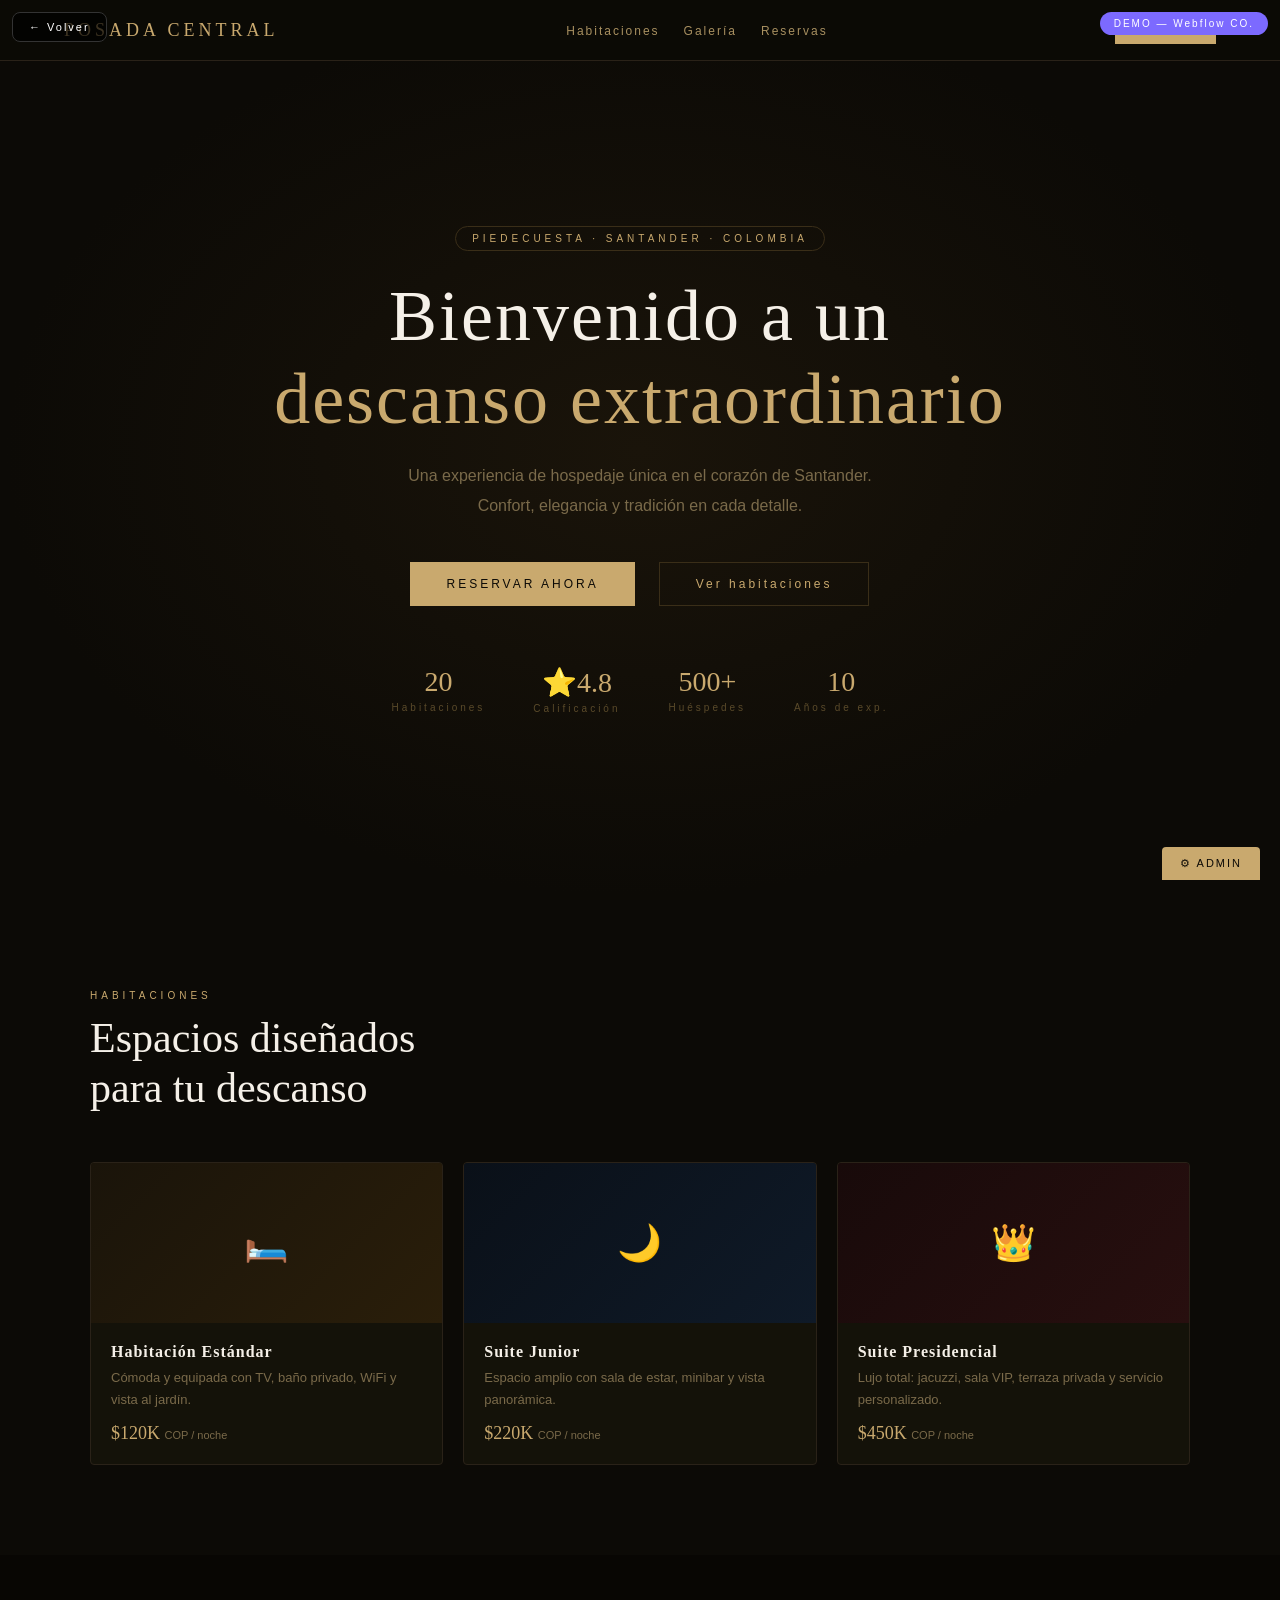
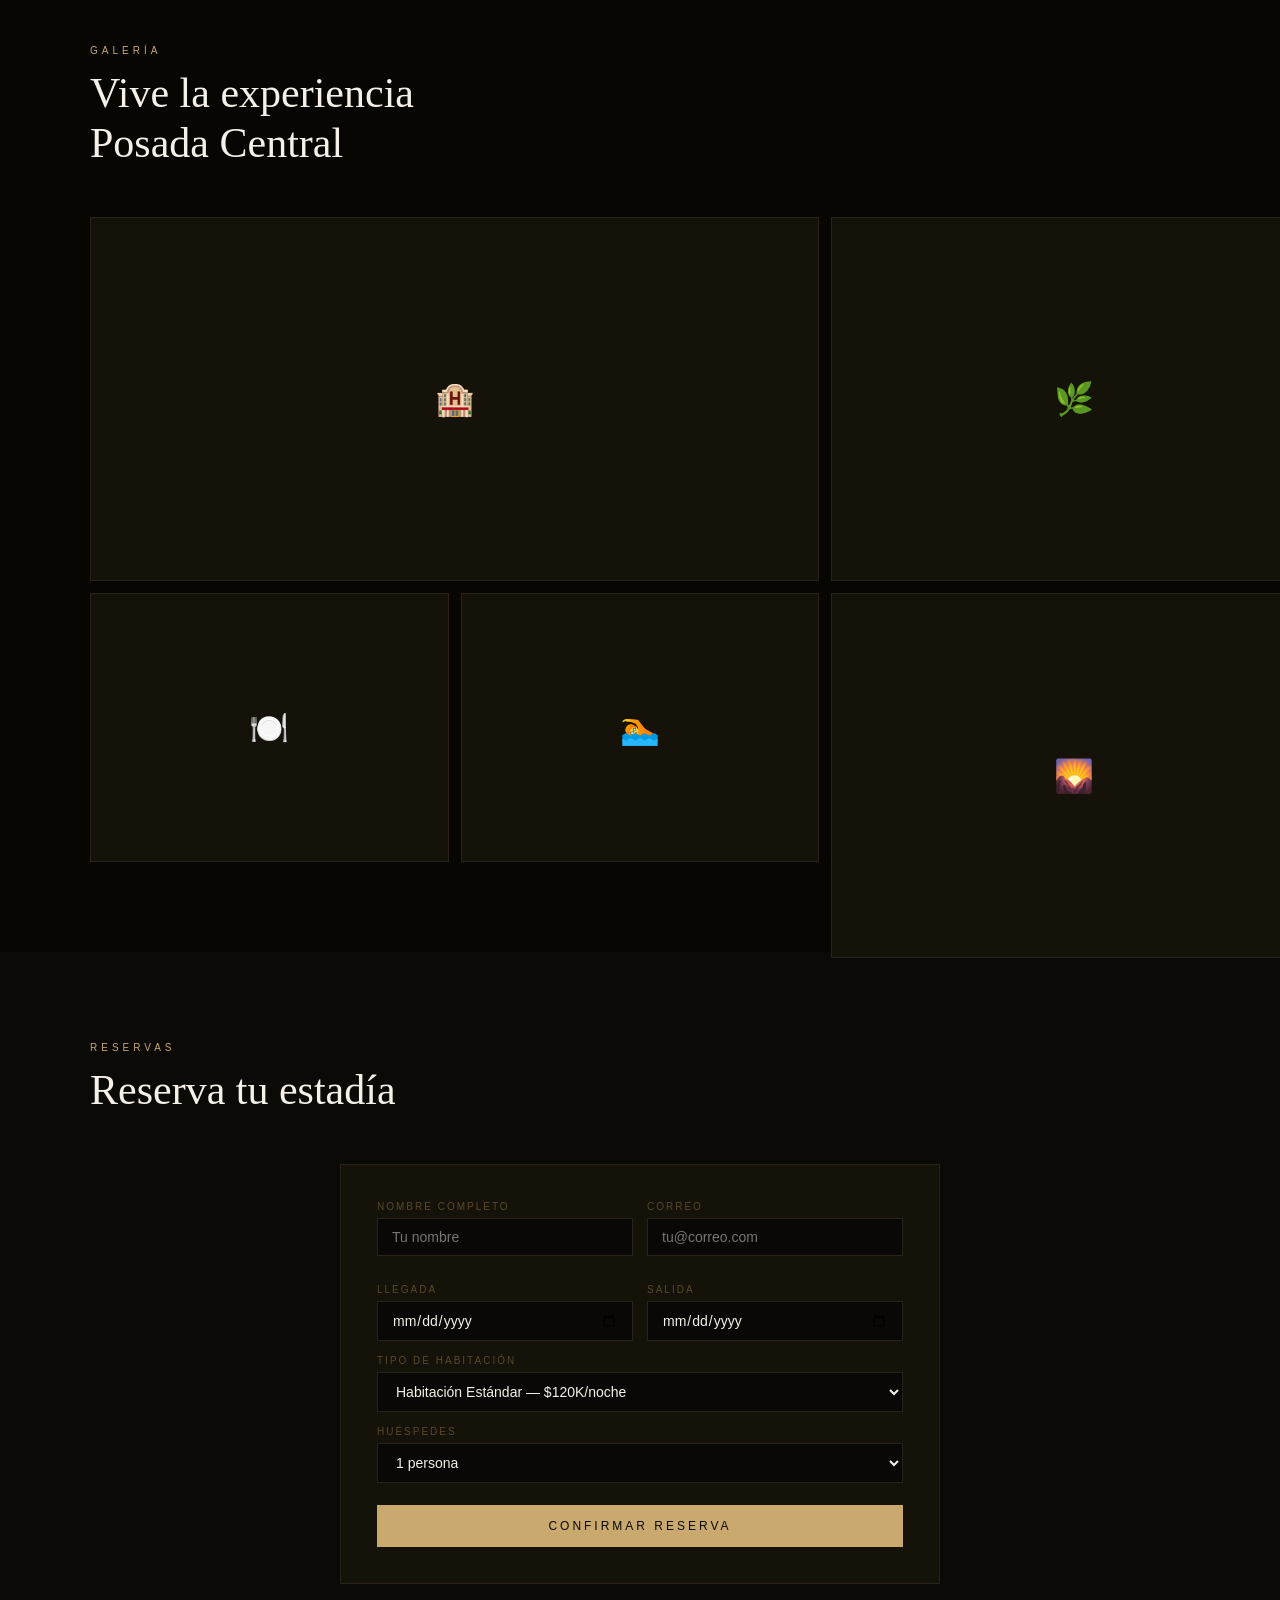
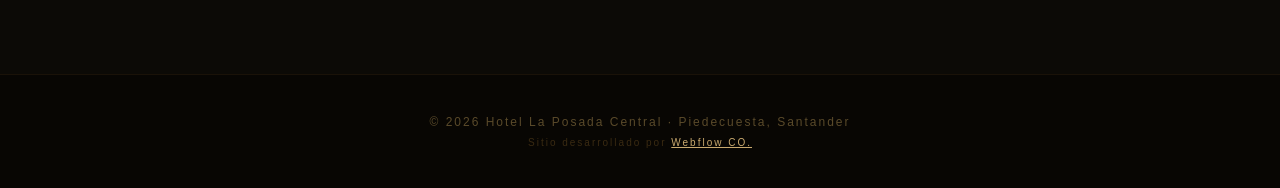
<file: demo-hotel.html>
<!DOCTYPE html>
<html lang="es">
<head>
  <meta charset="UTF-8">
  <meta name="viewport" content="width=device-width, initial-scale=1.0">
  <title>Hotel La Posada Central — Demo</title>
  <style>
    *{margin:0;padding:0;box-sizing:border-box;}
    :root{--gold:#c9a96e;--dark:#0c0a06;--card:#141209;}
    body{background:var(--dark);color:#f5f0e8;font-family:'Georgia',serif;overflow-x:hidden;}

    /* DEMO BADGE */
    .demo-badge{
      position:fixed;top:12px;right:12px;z-index:999;
      background:#7c6aff;color:#fff;font-family:'Segoe UI',sans-serif;
      font-size:10px;letter-spacing:2px;padding:6px 14px;border-radius:20px;
    }
    .back-btn{
      position:fixed;top:12px;left:12px;z-index:999;
      background:rgba(0,0,0,.7);color:#fff;font-family:'Segoe UI',sans-serif;
      font-size:11px;letter-spacing:2px;padding:8px 16px;border-radius:8px;
      text-decoration:none;border:1px solid #333;transition:all .3s;
    }
    .back-btn:hover{background:#fff;color:#000;}

    /* NAV */
    nav{
      position:fixed;top:0;width:100%;z-index:100;
      background:rgba(12,10,6,.9);border-bottom:1px solid #2a2218;
      padding:16px 5%;display:flex;align-items:center;justify-content:space-between;
    }
    .logo{font-size:18px;letter-spacing:4px;color:var(--gold);}
    .nav-links{display:flex;gap:24px;list-style:none;}
    .nav-links a{color:#a89060;font-size:12px;letter-spacing:2px;text-decoration:none;font-family:'Segoe UI',sans-serif;}
    .nav-links a:hover{color:var(--gold);}
    .nav-cta{padding:8px 20px;background:var(--gold);color:#0c0a06;font-size:11px;letter-spacing:2px;border:none;cursor:pointer;font-family:'Segoe UI',sans-serif;}

    /* HERO */
    .hero{
      min-height:100vh;display:flex;align-items:center;justify-content:center;
      text-align:center;padding:100px 5% 60px;
      background:radial-gradient(ellipse at center,#1a140a 0%,var(--dark) 70%);
    }
    .hero-badge{
      font-family:'Segoe UI',sans-serif;font-size:10px;letter-spacing:4px;
      color:var(--gold);border:1px solid #3a2e18;padding:6px 16px;border-radius:20px;
      display:inline-block;margin-bottom:24px;
    }
    .hero h1{font-size:clamp(36px,6vw,72px);font-weight:400;line-height:1.15;margin-bottom:20px;letter-spacing:2px;}
    .hero h1 span{color:var(--gold);}
    .hero p{font-size:16px;color:#7a6a4a;line-height:1.9;margin-bottom:40px;max-width:520px;margin-left:auto;margin-right:auto;font-family:'Segoe UI',sans-serif;}
    .btn-gold{padding:14px 36px;background:var(--gold);color:#0c0a06;font-size:12px;letter-spacing:3px;border:none;cursor:pointer;font-family:'Segoe UI',sans-serif;transition:all .3s;}
    .btn-gold:hover{background:#e0bb82;}
    .btn-outline-gold{padding:14px 36px;background:transparent;color:var(--gold);font-size:12px;letter-spacing:3px;border:1px solid #3a2e18;cursor:pointer;font-family:'Segoe UI',sans-serif;margin-left:12px;}

    /* STATS */
    .stats{display:flex;gap:48px;justify-content:center;margin-top:60px;flex-wrap:wrap;}
    .stat{text-align:center;}
    .stat-num{font-size:28px;color:var(--gold);}
    .stat-label{font-size:10px;letter-spacing:3px;color:#5a4a2a;font-family:'Segoe UI',sans-serif;margin-top:4px;}

    /* SECTIONS */
    section{padding:90px 5%;}
    .inner{max-width:1100px;margin:0 auto;}
    .sec-label{font-family:'Segoe UI',sans-serif;font-size:10px;letter-spacing:4px;color:var(--gold);margin-bottom:12px;}
    .sec-title{font-size:clamp(26px,4vw,42px);font-weight:400;margin-bottom:16px;line-height:1.2;}
    .sec-sub{color:#7a6a4a;font-size:15px;line-height:1.9;font-family:'Segoe UI',sans-serif;max-width:520px;}

    /* HABITACIONES */
    .rooms-grid{display:grid;grid-template-columns:repeat(auto-fit,minmax(280px,1fr));gap:20px;margin-top:48px;}
    .room-card{background:var(--card);border:1px solid #2a2218;border-radius:4px;overflow:hidden;transition:all .3s;}
    .room-card:hover{border-color:#5a4a28;transform:translateY(-4px);}
    .room-img{height:160px;display:flex;align-items:center;justify-content:center;font-size:36px;}
    .room-img.r1{background:linear-gradient(135deg,#1a140a,#2a1e0a);}
    .room-img.r2{background:linear-gradient(135deg,#0a1018,#0f1a28);}
    .room-img.r3{background:linear-gradient(135deg,#180a0a,#280f0f);}
    .room-body{padding:20px;}
    .room-body h3{font-size:16px;letter-spacing:1px;margin-bottom:6px;}
    .room-body p{font-size:13px;color:#7a6a4a;line-height:1.7;font-family:'Segoe UI',sans-serif;}
    .room-price{color:var(--gold);font-size:18px;margin-top:12px;}
    .room-price span{font-size:11px;font-family:'Segoe UI',sans-serif;color:#7a6a4a;}

    /* RESERVAS */
    .reserva-form{
      background:var(--card);border:1px solid #2a2218;padding:36px;
      max-width:600px;margin:48px auto 0;
    }
    .res-grid{display:grid;grid-template-columns:1fr 1fr;gap:14px;}
    .rfield{margin-bottom:14px;}
    .rfield label{display:block;font-family:'Segoe UI',sans-serif;font-size:10px;letter-spacing:2px;color:#5a4a2a;margin-bottom:6px;}
    .rfield input,.rfield select{width:100%;background:#0a0806;border:1px solid #2a2218;padding:10px 14px;color:#f5f0e8;font-size:14px;outline:none;font-family:'Segoe UI',sans-serif;}
    .rfield input:focus,.rfield select:focus{border-color:var(--gold);}
    .rfield select option{background:#111;}

    /* GALERÍA */
    .gallery{display:grid;grid-template-columns:repeat(3,1fr);gap:12px;margin-top:48px;}
    .gal-item{
      aspect-ratio:4/3;display:flex;align-items:center;justify-content:center;
      font-size:32px;border:1px solid #2a2218;background:var(--card);
      transition:all .3s;cursor:pointer;
    }
    .gal-item:hover{border-color:var(--gold);transform:scale(1.02);}
    .gal-item:first-child{grid-column:span 2;aspect-ratio:2/1;}

    /* ADMIN PANEL (colapsado) */
    .admin-panel{
      position:fixed;bottom:20px;right:20px;z-index:500;
    }
    .admin-toggle{
      background:var(--gold);color:#0c0a06;border:none;padding:10px 18px;
      font-size:11px;letter-spacing:2px;cursor:pointer;font-family:'Segoe UI',sans-serif;
      border-radius:4px 4px 0 0;
    }
    .admin-body{
      display:none;background:#0f0d08;border:1px solid var(--gold);
      padding:20px;width:280px;
    }
    .admin-body.open{display:block;}
    .admin-body h4{font-size:11px;letter-spacing:3px;color:var(--gold);margin-bottom:14px;}
    .admin-stat{display:flex;justify-content:space-between;padding:8px 0;border-bottom:1px solid #2a2218;font-size:13px;color:#a89060;font-family:'Segoe UI',sans-serif;}
    .admin-stat span{color:#f5f0e8;}

    footer{padding:40px 5%;background:#080603;border-top:1px solid #1a1208;text-align:center;}
    footer p{color:#5a4a2a;font-size:12px;letter-spacing:2px;font-family:'Segoe UI',sans-serif;}
  </style>
</head>
<body>

  <a class="back-btn" href="index.html">← Volver</a>
  <div class="demo-badge">DEMO — Webflow CO.</div>

  <!-- ADMIN PANEL flotante -->
  <div class="admin-panel">
    <button class="admin-toggle" onclick="toggleAdmin()">⚙ ADMIN</button>
    <div class="admin-body" id="adminBody">
      <h4>PANEL ADMINISTRADOR</h4>
      <div class="admin-stat">Habitaciones disponibles <span>12 / 20</span></div>
      <div class="admin-stat">Reservas este mes <span>34</span></div>
      <div class="admin-stat">Ingresos estimados <span>$8.2M</span></div>
      <div class="admin-stat">Calificación promedio <span>⭐ 4.8</span></div>
      <button onclick="alert('Panel completo disponible en la versión real.')" style="margin-top:14px;width:100%;background:var(--gold);color:#0c0a06;border:none;padding:8px;font-size:11px;letter-spacing:2px;cursor:pointer;font-family:'Segoe UI',sans-serif;">VER PANEL COMPLETO</button>
    </div>
  </div>

  <!-- NAV -->
  <nav>
    <div class="logo">POSADA CENTRAL</div>
    <ul class="nav-links">
      <li><a href="#habitaciones">Habitaciones</a></li>
      <li><a href="#galeria">Galería</a></li>
      <li><a href="#reservas">Reservas</a></li>
    </ul>
    <button class="nav-cta" onclick="document.getElementById('reservas').scrollIntoView({behavior:'smooth'})">Reservar</button>
  </nav>

  <!-- HERO -->
  <section class="hero" id="inicio">
    <div>
      <div class="hero-badge">PIEDECUESTA · SANTANDER · COLOMBIA</div>
      <h1>Bienvenido a un<br><span>descanso extraordinario</span></h1>
      <p>Una experiencia de hospedaje única en el corazón de Santander. Confort, elegancia y tradición en cada detalle.</p>
      <div style="display:flex;justify-content:center;flex-wrap:wrap;gap:12px;">
        <button class="btn-gold" onclick="document.getElementById('reservas').scrollIntoView({behavior:'smooth'})">RESERVAR AHORA</button>
        <button class="btn-outline-gold" onclick="document.getElementById('habitaciones').scrollIntoView({behavior:'smooth'})">Ver habitaciones</button>
      </div>
      <div class="stats">
        <div class="stat"><div class="stat-num">20</div><div class="stat-label">Habitaciones</div></div>
        <div class="stat"><div class="stat-num">⭐4.8</div><div class="stat-label">Calificación</div></div>
        <div class="stat"><div class="stat-num">500+</div><div class="stat-label">Huéspedes</div></div>
        <div class="stat"><div class="stat-num">10</div><div class="stat-label">Años de exp.</div></div>
      </div>
    </div>
  </section>

  <!-- HABITACIONES -->
  <section id="habitaciones">
    <div class="inner">
      <div class="sec-label">HABITACIONES</div>
      <h2 class="sec-title">Espacios diseñados<br>para tu descanso</h2>
      <div class="rooms-grid">
        <div class="room-card">
          <div class="room-img r1">🛏️</div>
          <div class="room-body">
            <h3>Habitación Estándar</h3>
            <p>Cómoda y equipada con TV, baño privado, WiFi y vista al jardín.</p>
            <div class="room-price">$120K <span>COP / noche</span></div>
          </div>
        </div>
        <div class="room-card">
          <div class="room-img r2">🌙</div>
          <div class="room-body">
            <h3>Suite Junior</h3>
            <p>Espacio amplio con sala de estar, minibar y vista panorámica.</p>
            <div class="room-price">$220K <span>COP / noche</span></div>
          </div>
        </div>
        <div class="room-card">
          <div class="room-img r3">👑</div>
          <div class="room-body">
            <h3>Suite Presidencial</h3>
            <p>Lujo total: jacuzzi, sala VIP, terraza privada y servicio personalizado.</p>
            <div class="room-price">$450K <span>COP / noche</span></div>
          </div>
        </div>
      </div>
    </div>
  </section>

  <!-- GALERÍA -->
  <section id="galeria" style="background:#080603;">
    <div class="inner">
      <div class="sec-label">GALERÍA</div>
      <h2 class="sec-title">Vive la experiencia<br>Posada Central</h2>
      <div class="gallery">
        <div class="gal-item">🏨</div>
        <div class="gal-item">🌿</div>
        <div class="gal-item">🍽️</div>
        <div class="gal-item">🏊</div>
        <div class="gal-item">🌄</div>
      </div>
    </div>
  </section>

  <!-- RESERVAS -->
  <section id="reservas">
    <div class="inner">
      <div class="sec-label">RESERVAS</div>
      <h2 class="sec-title">Reserva tu estadía</h2>
      <div class="reserva-form">
        <div class="res-grid">
          <div class="rfield"><label>NOMBRE COMPLETO</label><input type="text" placeholder="Tu nombre"/></div>
          <div class="rfield"><label>CORREO</label><input type="email" placeholder="tu@correo.com"/></div>
          <div class="rfield"><label>LLEGADA</label><input type="date"/></div>
          <div class="rfield"><label>SALIDA</label><input type="date"/></div>
        </div>
        <div class="rfield">
          <label>TIPO DE HABITACIÓN</label>
          <select>
            <option>Habitación Estándar — $120K/noche</option>
            <option>Suite Junior — $220K/noche</option>
            <option>Suite Presidencial — $450K/noche</option>
          </select>
        </div>
        <div class="rfield"><label>HUÉSPEDES</label>
          <select><option>1 persona</option><option>2 personas</option><option>3 personas</option><option>4+ personas</option></select>
        </div>
        <button class="btn-gold" style="width:100%;margin-top:8px;" onclick="alert('¡Reserva enviada! Te contactaremos para confirmar.')">CONFIRMAR RESERVA</button>
      </div>
    </div>
  </section>

  <footer>
    <p>© 2026 Hotel La Posada Central · Piedecuesta, Santander</p>
    <p style="margin-top:8px;font-size:10px;color:#3a2a12;">Sitio desarrollado por <a href="index.html" style="color:var(--gold);">Webflow CO.</a></p>
  </footer>

  <script>
    function toggleAdmin(){
      document.getElementById('adminBody').classList.toggle('open');
    }
    document.querySelectorAll('a[href^="#"]').forEach(a=>{
      a.addEventListener('click',e=>{
        const t=document.querySelector(a.getAttribute('href'));
        if(t){e.preventDefault();t.scrollIntoView({behavior:'smooth'});}
      });
    });
  </script>
</body>
</html>
</file>
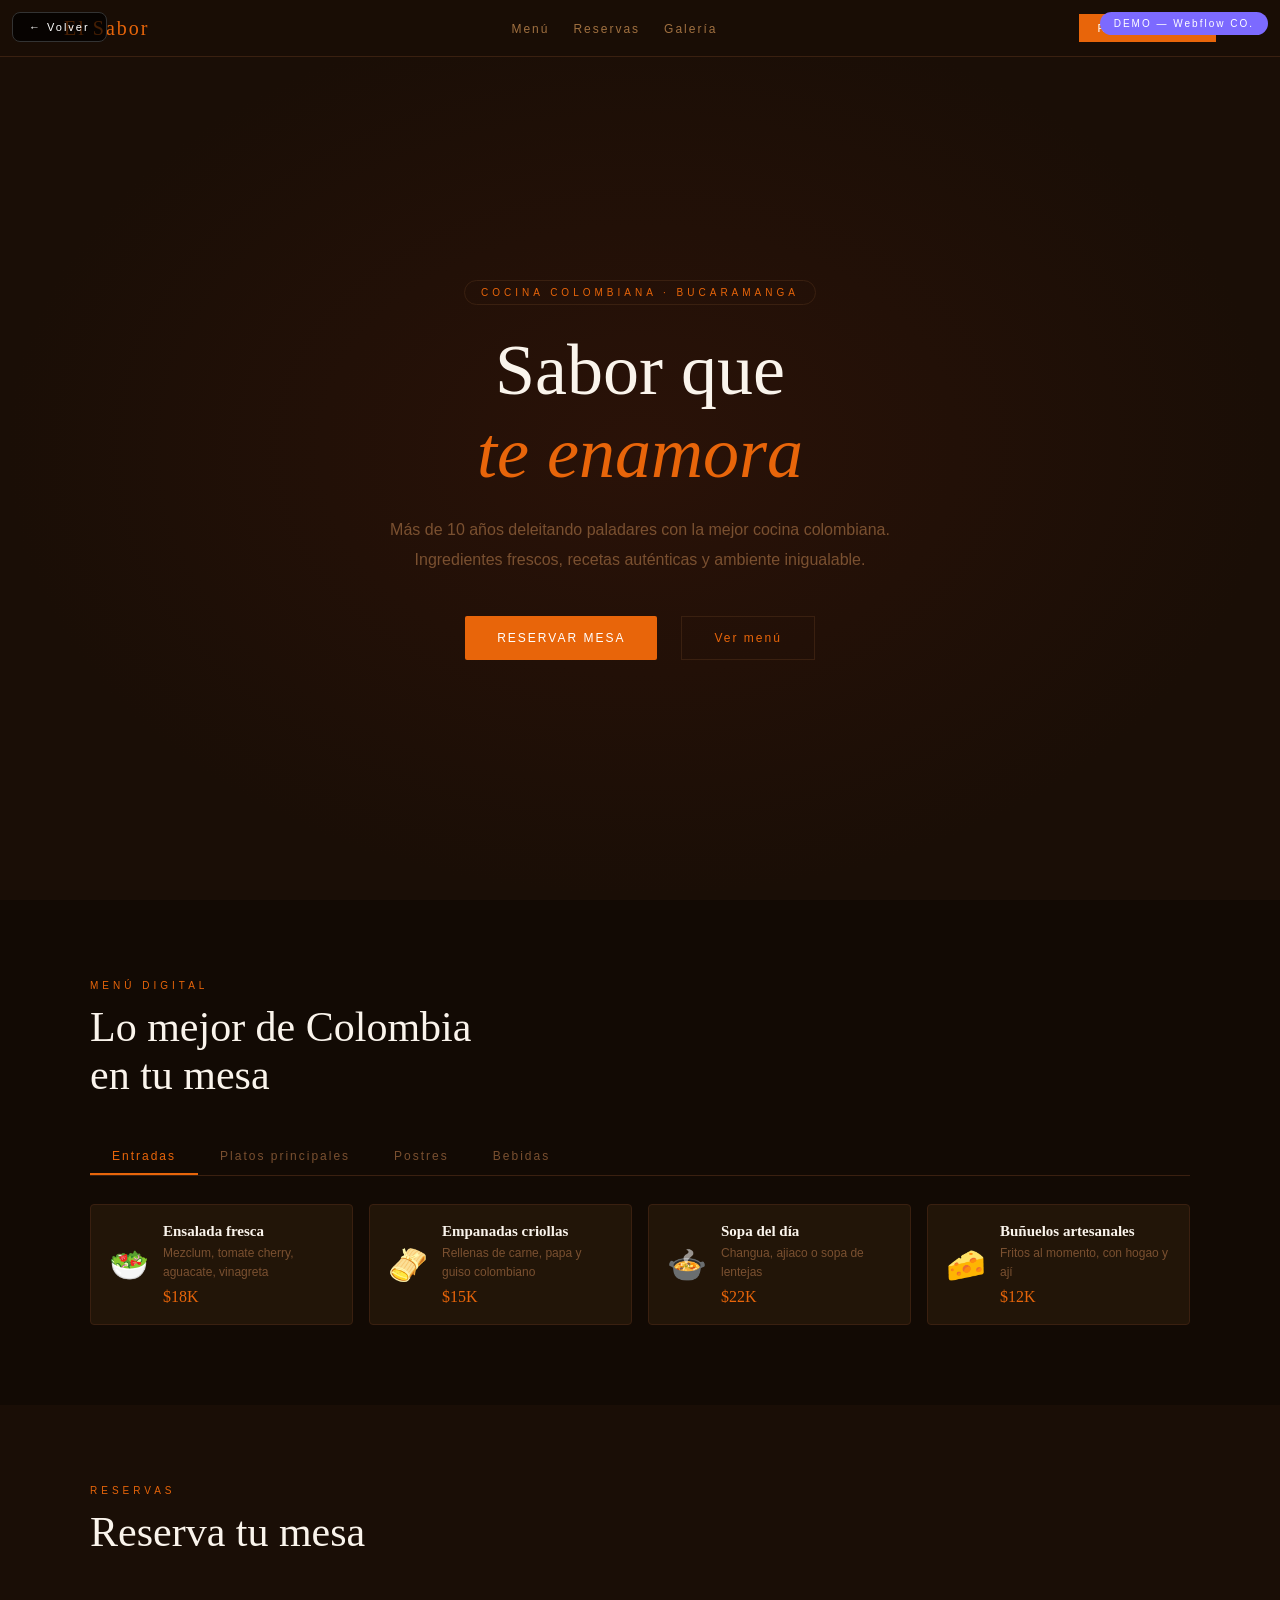
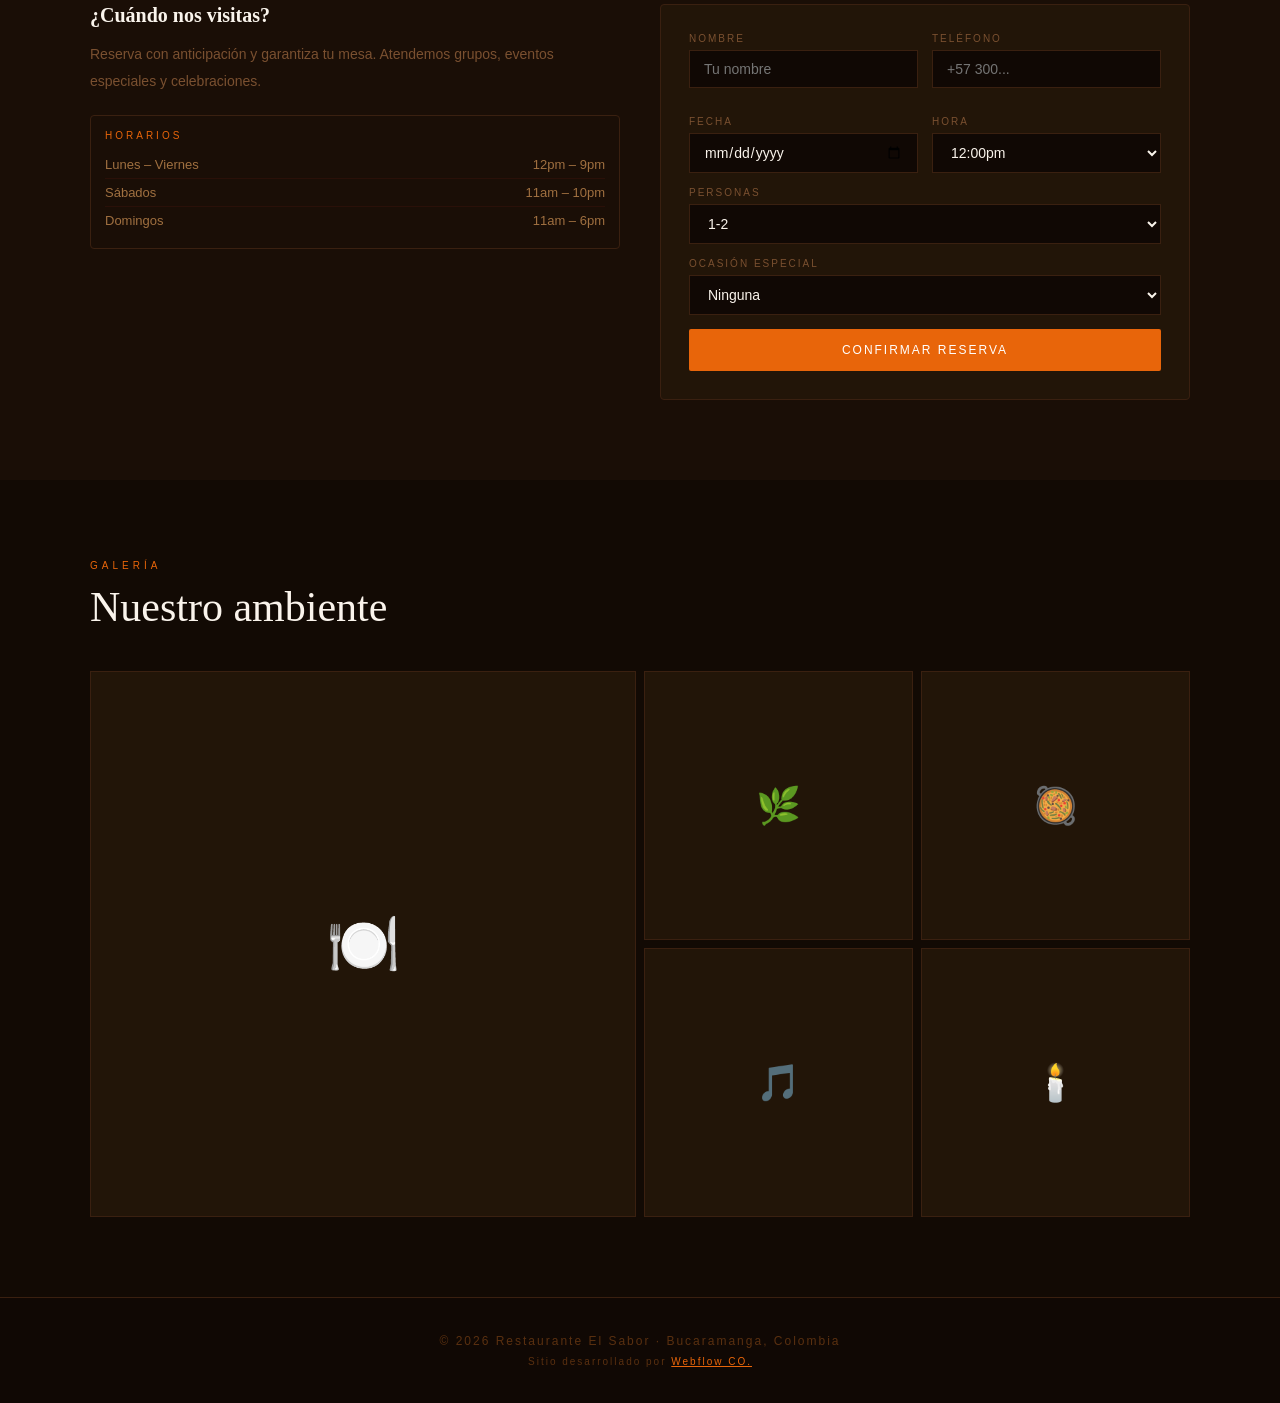
<file: demo-restaurante.html>
<!DOCTYPE html>
<html lang="es">
<head>
  <meta charset="UTF-8">
  <meta name="viewport" content="width=device-width, initial-scale=1.0">
  <title>Restaurante El Sabor — Demo</title>
  <style>
    *{margin:0;padding:0;box-sizing:border-box;}
    :root{--orange:#e8650a;--warm:#faf4ec;--dark:#1a0e06;--card:#221508;}
    body{background:var(--dark);color:var(--warm);font-family:'Segoe UI',Arial,sans-serif;overflow-x:hidden;}

    .demo-badge{position:fixed;top:12px;right:12px;z-index:999;background:#7c6aff;color:#fff;font-size:10px;letter-spacing:2px;padding:6px 14px;border-radius:20px;}
    .back-btn{position:fixed;top:12px;left:12px;z-index:999;background:rgba(0,0,0,.7);color:#fff;font-size:11px;letter-spacing:2px;padding:8px 16px;border-radius:8px;text-decoration:none;border:1px solid #333;transition:all .3s;}
    .back-btn:hover{background:#fff;color:#000;}

    /* NAV */
    nav{position:fixed;top:0;width:100%;z-index:100;background:rgba(26,14,6,.95);border-bottom:1px solid #3a2010;padding:14px 5%;display:flex;align-items:center;justify-content:space-between;}
    .logo{font-family:Georgia,serif;font-size:20px;color:var(--orange);letter-spacing:2px;}
    .nav-links{display:flex;gap:24px;list-style:none;}
    .nav-links a{color:#a07040;font-size:12px;letter-spacing:2px;text-decoration:none;}
    .nav-links a:hover{color:var(--orange);}
    .nav-cta{padding:8px 18px;background:var(--orange);color:#fff;font-size:11px;letter-spacing:2px;border:none;cursor:pointer;}
    @media(max-width:600px){.nav-links{display:none;}}

    /* HERO */
    .hero{min-height:100vh;display:flex;align-items:center;justify-content:center;text-align:center;padding:100px 5% 60px;background:radial-gradient(ellipse at center,#2a1208 0%,var(--dark) 70%);}
    .hero-badge{font-size:10px;letter-spacing:4px;color:var(--orange);border:1px solid #3a2010;padding:6px 16px;border-radius:20px;display:inline-block;margin-bottom:24px;}
    .hero h1{font-family:Georgia,serif;font-size:clamp(36px,7vw,72px);font-weight:400;line-height:1.15;margin-bottom:20px;}
    .hero h1 em{color:var(--orange);font-style:italic;}
    .hero p{font-size:16px;color:#7a5030;line-height:1.9;margin-bottom:40px;max-width:500px;margin-left:auto;margin-right:auto;}
    .btn-orange{padding:14px 32px;background:var(--orange);color:#fff;font-size:12px;letter-spacing:2px;border:none;cursor:pointer;border-radius:2px;transition:opacity .3s;}
    .btn-orange:hover{opacity:.85;}
    .btn-outline-o{padding:14px 32px;background:transparent;color:var(--orange);font-size:12px;letter-spacing:2px;border:1px solid #3a2010;cursor:pointer;margin-left:12px;}

    /* MENU */
    section{padding:80px 5%;}
    .inner{max-width:1100px;margin:0 auto;}
    .sec-label{font-size:10px;letter-spacing:4px;color:var(--orange);margin-bottom:12px;}
    .sec-title{font-family:Georgia,serif;font-size:clamp(26px,4vw,42px);font-weight:400;margin-bottom:16px;}
    .sec-sub{color:#7a5030;font-size:15px;line-height:1.9;max-width:500px;}

    .menu-tabs{display:flex;gap:0;margin:40px 0 28px;border-bottom:1px solid #3a2010;flex-wrap:wrap;}
    .menu-tab{padding:10px 22px;font-size:12px;letter-spacing:2px;color:#7a5030;cursor:pointer;border-bottom:2px solid transparent;transition:all .3s;}
    .menu-tab.active{color:var(--orange);border-bottom-color:var(--orange);}

    .menu-grid{display:grid;grid-template-columns:repeat(auto-fit,minmax(240px,1fr));gap:16px;}
    .menu-item{background:var(--card);border:1px solid #3a2010;border-radius:4px;padding:18px;display:flex;align-items:center;gap:14px;transition:border .3s;}
    .menu-item:hover{border-color:#7a4020;}
    .menu-emoji{font-size:32px;flex-shrink:0;}
    .menu-info h3{font-size:15px;font-family:Georgia,serif;margin-bottom:4px;}
    .menu-info p{font-size:12px;color:#7a5030;line-height:1.6;}
    .menu-price{font-size:16px;color:var(--orange);font-family:Georgia,serif;margin-top:6px;}

    .menu-section{display:none;}
    .menu-section.active{display:grid;grid-template-columns:repeat(auto-fit,minmax(240px,1fr));gap:16px;}

    /* RESERVAS */
    .reserva-wrap{display:grid;grid-template-columns:1fr 1fr;gap:40px;margin-top:48px;align-items:start;}
    .reserva-info h3{font-family:Georgia,serif;font-size:20px;margin-bottom:14px;}
    .reserva-info p{color:#7a5030;font-size:14px;line-height:1.9;margin-bottom:20px;}
    .horario{border:1px solid #3a2010;padding:14px;border-radius:4px;}
    .horario-item{display:flex;justify-content:space-between;padding:6px 0;border-bottom:1px solid #2a1008;font-size:13px;color:#a07040;}
    .horario-item:last-child{border:none;}
    .res-form{background:var(--card);border:1px solid #3a2010;padding:28px;border-radius:4px;}
    .rfield{margin-bottom:14px;}
    .rfield label{display:block;font-size:10px;letter-spacing:2px;color:#7a5030;margin-bottom:6px;}
    .rfield input,.rfield select{width:100%;background:#100804;border:1px solid #3a2010;padding:10px 14px;color:var(--warm);font-size:14px;outline:none;font-family:inherit;}
    .rfield input:focus,.rfield select:focus{border-color:var(--orange);}
    .rfield select option{background:#1a0e06;}
    .res-grid{display:grid;grid-template-columns:1fr 1fr;gap:14px;}

    /* GALERÍA */
    .gal-grid{display:grid;grid-template-columns:repeat(4,1fr);gap:8px;margin-top:40px;}
    .gal-card{aspect-ratio:1;background:var(--card);border:1px solid #3a2010;display:flex;align-items:center;justify-content:center;font-size:36px;cursor:pointer;transition:all .3s;}
    .gal-card:hover{border-color:var(--orange);transform:scale(1.03);}
    .gal-card:first-child{grid-column:span 2;grid-row:span 2;font-size:60px;}

    footer{padding:36px 5%;background:#100804;border-top:1px solid #3a2010;text-align:center;}
    footer p{color:#5a3010;font-size:12px;letter-spacing:2px;}

    @media(max-width:768px){
      .reserva-wrap{grid-template-columns:1fr;}
      .gal-grid{grid-template-columns:repeat(2,1fr);}
      .gal-card:first-child{grid-column:span 2;}
      .res-grid{grid-template-columns:1fr;}
    }
  </style>
</head>
<body>

  <a class="back-btn" href="index.html">← Volver</a>
  <div class="demo-badge">DEMO — Webflow CO.</div>

  <nav>
    <div class="logo">El Sabor</div>
    <ul class="nav-links">
      <li><a href="#menu">Menú</a></li>
      <li><a href="#reservas">Reservas</a></li>
      <li><a href="#galeria">Galería</a></li>
    </ul>
    <button class="nav-cta" onclick="document.getElementById('reservas').scrollIntoView({behavior:'smooth'})">Reservar mesa</button>
  </nav>

  <!-- HERO -->
  <section class="hero" id="inicio">
    <div>
      <div class="hero-badge">COCINA COLOMBIANA · BUCARAMANGA</div>
      <h1>Sabor que<br><em>te enamora</em></h1>
      <p>Más de 10 años deleitando paladares con la mejor cocina colombiana. Ingredientes frescos, recetas auténticas y ambiente inigualable.</p>
      <div style="display:flex;justify-content:center;flex-wrap:wrap;gap:12px;">
        <button class="btn-orange" onclick="document.getElementById('reservas').scrollIntoView({behavior:'smooth'})">RESERVAR MESA</button>
        <button class="btn-outline-o" onclick="document.getElementById('menu').scrollIntoView({behavior:'smooth'})">Ver menú</button>
      </div>
    </div>
  </section>

  <!-- MENÚ -->
  <section id="menu" style="background:#120a04;">
    <div class="inner">
      <div class="sec-label">MENÚ DIGITAL</div>
      <h2 class="sec-title">Lo mejor de Colombia<br>en tu mesa</h2>
      <div class="menu-tabs">
        <div class="menu-tab active" onclick="showMenu('entradas', this)">Entradas</div>
        <div class="menu-tab" onclick="showMenu('principales', this)">Platos principales</div>
        <div class="menu-tab" onclick="showMenu('postres', this)">Postres</div>
        <div class="menu-tab" onclick="showMenu('bebidas', this)">Bebidas</div>
      </div>

      <div class="menu-section active" id="menu-entradas">
        <div class="menu-item"><span class="menu-emoji">🥗</span><div class="menu-info"><h3>Ensalada fresca</h3><p>Mezclum, tomate cherry, aguacate, vinagreta</p><div class="menu-price">$18K</div></div></div>
        <div class="menu-item"><span class="menu-emoji">🫔</span><div class="menu-info"><h3>Empanadas criollas</h3><p>Rellenas de carne, papa y guiso colombiano</p><div class="menu-price">$15K</div></div></div>
        <div class="menu-item"><span class="menu-emoji">🍲</span><div class="menu-info"><h3>Sopa del día</h3><p>Changua, ajiaco o sopa de lentejas</p><div class="menu-price">$22K</div></div></div>
        <div class="menu-item"><span class="menu-emoji">🧀</span><div class="menu-info"><h3>Buñuelos artesanales</h3><p>Fritos al momento, con hogao y ají</p><div class="menu-price">$12K</div></div></div>
      </div>

      <div class="menu-section" id="menu-principales">
        <div class="menu-item"><span class="menu-emoji">🍖</span><div class="menu-info"><h3>Bandeja paisa</h3><p>Frijoles, chicharrón, chorizo, arepa, huevo</p><div class="menu-price">$42K</div></div></div>
        <div class="menu-item"><span class="menu-emoji">🐟</span><div class="menu-info"><h3>Trucha al ajillo</h3><p>Trucha fresca con mantequilla, limón y papas</p><div class="menu-price">$48K</div></div></div>
        <div class="menu-item"><span class="menu-emoji">🥩</span><div class="menu-info"><h3>Lomo fino a la parrilla</h3><p>Con yuca frita, ensalada y chimichurri</p><div class="menu-price">$56K</div></div></div>
        <div class="menu-item"><span class="menu-emoji">🍗</span><div class="menu-info"><h3>Pollo campesino</h3><p>Estofado con verduras del campo y arroz</p><div class="menu-price">$36K</div></div></div>
      </div>

      <div class="menu-section" id="menu-postres">
        <div class="menu-item"><span class="menu-emoji">🍮</span><div class="menu-info"><h3>Flan de leche</h3><p>Cremoso, con arequipe y fruta fresca</p><div class="menu-price">$14K</div></div></div>
        <div class="menu-item"><span class="menu-emoji">🍪</span><div class="menu-info"><h3>Tres leches</h3><p>Bizcocho bañado en tres tipos de leche</p><div class="menu-price">$16K</div></div></div>
        <div class="menu-item"><span class="menu-emoji">🧇</span><div class="menu-info"><h3>Obleas con arequipe</h3><p>Tradicional colombiano con toppings</p><div class="menu-price">$10K</div></div></div>
      </div>

      <div class="menu-section" id="menu-bebidas">
        <div class="menu-item"><span class="menu-emoji">🥤</span><div class="menu-info"><h3>Limonada de coco</h3><p>Refrescante, con hielo y coco rallado</p><div class="menu-price">$12K</div></div></div>
        <div class="menu-item"><span class="menu-emoji">☕</span><div class="menu-info"><h3>Café especial</h3><p>Café de origen colombiano, varias preparaciones</p><div class="menu-price">$8K</div></div></div>
        <div class="menu-item"><span class="menu-emoji">🧃</span><div class="menu-info"><h3>Jugo natural</h3><p>Mango, guanábana, maracuyá o lulo</p><div class="menu-price">$10K</div></div></div>
      </div>
    </div>
  </section>

  <!-- RESERVAS -->
  <section id="reservas">
    <div class="inner">
      <div class="sec-label">RESERVAS</div>
      <h2 class="sec-title">Reserva tu mesa</h2>
      <div class="reserva-wrap">
        <div class="reserva-info">
          <h3>¿Cuándo nos visitas?</h3>
          <p>Reserva con anticipación y garantiza tu mesa. Atendemos grupos, eventos especiales y celebraciones.</p>
          <div class="horario">
            <div style="font-size:10px;letter-spacing:3px;color:var(--orange);margin-bottom:10px;">HORARIOS</div>
            <div class="horario-item"><span>Lunes – Viernes</span><span>12pm – 9pm</span></div>
            <div class="horario-item"><span>Sábados</span><span>11am – 10pm</span></div>
            <div class="horario-item"><span>Domingos</span><span>11am – 6pm</span></div>
          </div>
        </div>
        <div class="res-form">
          <div class="res-grid">
            <div class="rfield"><label>NOMBRE</label><input type="text" placeholder="Tu nombre"/></div>
            <div class="rfield"><label>TELÉFONO</label><input type="tel" placeholder="+57 300..."/></div>
            <div class="rfield"><label>FECHA</label><input type="date"/></div>
            <div class="rfield"><label>HORA</label>
              <select><option>12:00pm</option><option>1:00pm</option><option>7:00pm</option><option>8:00pm</option></select>
            </div>
          </div>
          <div class="rfield"><label>PERSONAS</label>
            <select><option>1-2</option><option>3-4</option><option>5-8</option><option>Grupo especial (9+)</option></select>
          </div>
          <div class="rfield"><label>OCASIÓN ESPECIAL</label>
            <select><option>Ninguna</option><option>Cumpleaños</option><option>Aniversario</option><option>Reunión de negocios</option></select>
          </div>
          <button class="btn-orange" style="width:100%;" onclick="alert('¡Reserva confirmada! Te llamaremos para confirmar tu mesa.')">CONFIRMAR RESERVA</button>
        </div>
      </div>
    </div>
  </section>

  <!-- GALERÍA -->
  <section id="galeria" style="background:#120a04;">
    <div class="inner">
      <div class="sec-label">GALERÍA</div>
      <h2 class="sec-title">Nuestro ambiente</h2>
      <div class="gal-grid">
        <div class="gal-card">🍽️</div>
        <div class="gal-card">🌿</div>
        <div class="gal-card">🥘</div>
        <div class="gal-card">🎵</div>
        <div class="gal-card">🕯️</div>
      </div>
    </div>
  </section>

  <footer>
    <p>© 2026 Restaurante El Sabor · Bucaramanga, Colombia</p>
    <p style="margin-top:8px;font-size:10px;">Sitio desarrollado por <a href="index.html" style="color:var(--orange);">Webflow CO.</a></p>
  </footer>

  <script>
    function showMenu(id, btn){
      document.querySelectorAll('.menu-section').forEach(s=>s.classList.remove('active'));
      document.querySelectorAll('.menu-tab').forEach(t=>t.classList.remove('active'));
      document.getElementById('menu-'+id).classList.add('active');
      btn.classList.add('active');
    }
    document.querySelectorAll('a[href^="#"]').forEach(a=>{
      a.addEventListener('click',e=>{const t=document.querySelector(a.getAttribute('href'));if(t){e.preventDefault();t.scrollIntoView({behavior:'smooth'});}});
    });
  </script>
</body>
</html>
</file>
<file: styles.css>
/* =============================================
   WEBFLOW CO. — Estilos
   ============================================= */

* { margin:0; padding:0; box-sizing:border-box; scroll-behavior:smooth; }

:root {
  --w: #ffffff;
  --g: #888888;
  --d: #111111;
  --b: #0a0a0a;
  --c: #1a1a1a;
  --r: 12px;
}

body {
  background: var(--b);
  color: var(--w);
  font-family: 'Segoe UI', Arial, sans-serif;
  overflow-x: hidden;
}

/* CANVAS */
canvas#stars {
  position: fixed; top:0; left:0;
  width:100%; height:100%;
  z-index:0; pointer-events:none;
}

/* NAV */
nav {
  position:fixed; top:0; width:100%;
  z-index:100;
  background:rgba(10,10,10,0.92);
  border-bottom:1px solid #1f1f1f;
  padding:14px 5%;
}
.nav-inner {
  max-width:1100px; margin:0 auto;
  display:flex; align-items:center; justify-content:space-between;
}
.nav-logo { display:flex; align-items:center; gap:10px; text-decoration:none; }
.nav-logo-circle {
  width:36px; height:36px;
  border:1.5px solid #fff; border-radius:50%;
  display:flex; align-items:center; justify-content:center;
  font-family:Georgia,serif; font-size:16px; font-weight:700; color:#fff;
}
.nav-logo-text { font-size:15px; font-weight:300; letter-spacing:6px; color:#fff; }
.nav-links { display:flex; gap:28px; list-style:none; }
.nav-links a { color:var(--g); font-size:13px; letter-spacing:1px; text-decoration:none; transition:color .3s; }
.nav-links a:hover { color:#fff; }
.nav-cta {
  padding:8px 20px; background:#fff; color:#000;
  border-radius:6px; font-size:12px; letter-spacing:2px;
  font-weight:700; border:none; cursor:pointer; transition:background .3s;
}
.nav-cta:hover { background:#ddd; }
.hamburger {
  display:none; flex-direction:column; gap:5px;
  cursor:pointer; background:none; border:none; padding:4px;
}
.hamburger span { width:22px; height:1.5px; background:#fff; display:block; transition:all .3s; }
.mobile-menu {
  display:none; position:fixed; top:65px; left:0;
  width:100%; background:#0d0d0d;
  border-bottom:1px solid #1f1f1f; z-index:99; padding:20px 5%;
}
.mobile-menu.open { display:block; }
.mobile-menu a {
  display:block; color:var(--g); font-size:14px;
  padding:12px 0; border-bottom:1px solid #1a1a1a;
  text-decoration:none; letter-spacing:1px;
}
.mobile-menu a:last-child { border:none; }

/* SECCIONES */
section { position:relative; z-index:1; }
.section-pad { padding:90px 5%; }
.section-inner { max-width:1100px; margin:0 auto; }
.section-label { font-size:11px; letter-spacing:4px; color:var(--g); margin-bottom:12px; }
.section-title {
  font-family:Georgia,serif;
  font-size:clamp(28px,4vw,44px);
  font-weight:700; margin-bottom:16px; line-height:1.2;
}
.section-sub { color:var(--g); font-size:15px; line-height:1.8; max-width:520px; }

/* BOTONES */
.btn-primary {
  padding:14px 32px; background:#fff; color:#000;
  border-radius:8px; font-size:13px; letter-spacing:2px;
  font-weight:700; text-decoration:none; border:none;
  cursor:pointer; transition:all .3s;
}
.btn-primary:hover { background:#ddd; }
.btn-outline {
  padding:14px 32px; background:transparent; color:#fff;
  border:1px solid #333; border-radius:8px; font-size:13px;
  letter-spacing:2px; cursor:pointer; transition:all .3s; text-decoration:none;
}
.btn-outline:hover { border-color:#888; }

/* HERO */
.hero {
  min-height:100vh; display:flex;
  align-items:center; justify-content:center;
  text-align:center; padding:100px 5% 60px;
}
.hero-content { max-width:700px; }
.hero-badge {
  display:inline-block; border:1px solid #333; border-radius:20px;
  padding:6px 16px; font-size:11px; letter-spacing:3px;
  color:var(--g); margin-bottom:28px;
}
.hero h1 {
  font-family:Georgia,serif;
  font-size:clamp(38px,7vw,72px);
  font-weight:700; line-height:1.1; margin-bottom:20px; letter-spacing:-1px;
}
.hero h1 span { color:var(--g); }
.hero p { font-size:16px; color:var(--g); line-height:1.8; margin-bottom:36px; max-width:500px; margin-left:auto; margin-right:auto; }
.hero-btns { display:flex; gap:14px; justify-content:center; flex-wrap:wrap; }
.stats { display:flex; gap:40px; justify-content:center; margin-top:60px; flex-wrap:wrap; }
.stat { text-align:center; }
.stat-num { font-size:32px; font-weight:700; font-family:Georgia,serif; }
.stat-label { font-size:11px; letter-spacing:2px; color:var(--g); margin-top:4px; }

/* SERVICIOS */
.services-grid {
  display:grid; grid-template-columns:repeat(auto-fit,minmax(260px,1fr));
  gap:20px; margin-top:52px;
}
.service-card {
  background:var(--d); border:1px solid #1f1f1f;
  border-radius:var(--r); padding:28px; transition:border .3s;
}
.service-card:hover { border-color:#444; }
.service-icon {
  width:44px; height:44px; border:1px solid #333; border-radius:8px;
  display:flex; align-items:center; justify-content:center;
  font-size:20px; margin-bottom:18px;
}
.service-card h3 { font-size:16px; font-weight:600; margin-bottom:10px; letter-spacing:.5px; }
.service-card p { color:var(--g); font-size:13px; line-height:1.8; }

/* PORTAFOLIO */
.portfolio-grid {
  display:grid; grid-template-columns:repeat(auto-fit,minmax(300px,1fr));
  gap:20px; margin-top:52px;
}
.portfolio-card {
  background:var(--d); border:1px solid #1f1f1f;
  border-radius:var(--r); overflow:hidden; transition:all .3s;
}
.portfolio-card:hover { border-color:#444; transform:translateY(-4px); }
.port-img {
  height:180px; display:flex; flex-direction:column;
  align-items:center; justify-content:center;
  font-family:Georgia,serif; font-size:28px; font-weight:700;
  letter-spacing:4px; border-bottom:1px solid #1f1f1f;
  gap:12px; position:relative;
}
.port-label { font-size:26px; }
.port-demo-btn {
  font-size:11px; letter-spacing:2px; color:#fff;
  border:1px solid #444; border-radius:20px; padding:5px 14px;
  text-decoration:none; transition:all .3s; font-family:'Segoe UI',sans-serif;
}
.port-demo-btn:hover { background:#fff; color:#000; border-color:#fff; }
.port-img.h1 { background:#0f0f0f; color:#555; }
.port-img.h2 { background:#0a0f0a; color:#1d5c3a; }
.port-img.h3 { background:#0f0a0a; color:#5c1d1d; }
.port-body { padding:20px; }
.port-body h3 { font-size:15px; margin-bottom:6px; }
.port-body p { color:var(--g); font-size:13px; line-height:1.7; }
.port-tags { display:flex; gap:8px; margin-top:12px; flex-wrap:wrap; }
.tag { font-size:10px; letter-spacing:1px; padding:4px 10px; border:1px solid #2a2a2a; border-radius:20px; color:var(--g); }

/* PROCESO */
.process {
  display:grid; grid-template-columns:repeat(auto-fit,minmax(200px,1fr));
  gap:0; margin-top:52px;
}
.process-step { padding:28px; border:1px solid #1a1a1a; }
.process-step:first-child { border-radius:var(--r) 0 0 var(--r); }
.process-step:last-child  { border-radius:0 var(--r) var(--r) 0; }
.step-num { font-size:11px; letter-spacing:3px; color:#333; margin-bottom:12px; }
.process-step h3 { font-size:15px; margin-bottom:8px; }
.process-step p { color:var(--g); font-size:13px; line-height:1.7; }

/* =============================================
   PRECIOS — 4 planes
   ============================================= */
.pricing-grid {
  display:grid;
  grid-template-columns:repeat(auto-fit,minmax(240px,1fr));
  gap:20px; margin-top:52px;
}
.four-plans {
  grid-template-columns:repeat(4,1fr);
}
.price-card {
  background:var(--d); border:1px solid #1f1f1f;
  border-radius:var(--r); padding:28px; transition:border .3s;
  display:flex; flex-direction:column;
}
.price-card:hover { border-color:#444; }
.price-card.featured { border-color:#555; }
.plan-custom { border-color:#2a2a2a; background:linear-gradient(135deg,#111 0%,#0f0f0f 100%); }
.plan-custom-btn { border-color:#555 !important; }
.plan-custom-btn:hover { border-color:#fff !important; }
.plan-icon { font-size:24px; margin-bottom:12px; }
.price-badge {
  display:inline-block; background:#fff; color:#000;
  font-size:10px; letter-spacing:2px; padding:4px 12px;
  border-radius:20px; margin-bottom:16px;
}
.price-card h3 { font-size:16px; margin-bottom:8px; }
.price-card .price { font-family:Georgia,serif; font-size:32px; font-weight:700; margin:12px 0 4px; }
.price-card .price span { font-size:13px; color:var(--g); font-family:'Segoe UI',Arial,sans-serif; font-weight:400; }
.price-card > p { color:var(--g); font-size:13px; margin-bottom:18px; }
.price-features { list-style:none; margin-bottom:24px; flex:1; }
.price-features li {
  font-size:13px; color:var(--g); padding:7px 0;
  border-bottom:1px solid #1a1a1a; display:flex; align-items:center; gap:8px;
}
.price-features li::before { content:''; width:6px; height:6px; border-radius:50%; background:#555; flex-shrink:0; }
.price-features li.inc::before { background:#fff; }
.price-features li.inc { color:#fff; }

/* CONTACTO */
.contact-wrap {
  display:grid; grid-template-columns:1fr 1fr;
  gap:60px; margin-top:52px; align-items:start;
}
.contact-info h3 { font-size:20px; margin-bottom:16px; }
.contact-info > p { color:var(--g); font-size:14px; line-height:1.9; margin-bottom:28px; }
.contact-detail { display:flex; align-items:center; gap:12px; margin-bottom:14px; color:var(--g); font-size:14px; }
.contact-icon {
  width:36px; height:36px; border:1px solid #2a2a2a; border-radius:8px;
  display:flex; align-items:center; justify-content:center; font-size:15px; flex-shrink:0;
}
.contact-form { background:var(--d); border:1px solid #1f1f1f; border-radius:var(--r); padding:32px; }
.form-row { display:grid; grid-template-columns:1fr 1fr; gap:14px; }
.field { margin-bottom:16px; }
.field label { display:block; font-size:11px; letter-spacing:2px; color:var(--g); margin-bottom:8px; }
.field input, .field textarea, .field select {
  width:100%; background:#0d0d0d; border:1px solid #2a2a2a;
  border-radius:8px; padding:11px 14px; color:#fff;
  font-size:14px; outline:none; transition:border .3s; font-family:inherit;
}
.field input:focus, .field textarea:focus, .field select:focus { border-color:#555; }
.field input::placeholder, .field textarea::placeholder { color:#3a3a3a; }
.field textarea { resize:vertical; min-height:110px; }
.field select option { background:#111; }

/* REDES SOCIALES */
.social-section { margin-top:28px; }
.social-title { font-size:11px; letter-spacing:3px; color:#555; margin-bottom:14px; }
.social-icons { display:flex; gap:10px; flex-wrap:wrap; }
.social-btn {
  width:44px; height:44px; border:1px solid #2a2a2a; border-radius:10px;
  display:flex; align-items:center; justify-content:center;
  color:#555; text-decoration:none; transition:all .3s; flex-shrink:0;
}
.social-btn svg { width:18px; height:18px; }
.social-btn:hover { border-color:#fff; color:#fff; transform:translateY(-2px); }
.social-btn.whatsapp:hover  { border-color:#25D366; color:#25D366; }
.social-btn.instagram:hover { border-color:#E1306C; color:#E1306C; }
.social-btn.facebook:hover  { border-color:#1877F2; color:#1877F2; }
.social-btn.tiktok:hover    { border-color:#fff; color:#fff; }
.social-btn.email-social:hover { border-color:#EA4335; color:#EA4335; }
.social-btn.phone-social:hover { border-color:#34B7F1; color:#34B7F1; }

/* FOOTER SOCIAL */
.footer-social { display:flex; gap:8px; margin-top:16px; flex-wrap:wrap; }
.fsoc-btn {
  width:32px; height:32px; border:1px solid #2a2a2a; border-radius:8px;
  display:flex; align-items:center; justify-content:center;
  color:#444; text-decoration:none; transition:all .3s;
}
.fsoc-btn:hover { border-color:#888; color:#fff; }

/* FOOTER */
footer { background:#050505; border-top:1px solid #1a1a1a; padding:50px 5% 28px; }
.footer-inner { max-width:1100px; margin:0 auto; }
.footer-top {
  display:grid; grid-template-columns:2fr 1fr 1fr 1fr;
  gap:40px; margin-bottom:40px;
}
.footer-brand p { color:var(--g); font-size:13px; line-height:1.9; margin-top:12px; max-width:260px; }
.footer-col h4 { font-size:12px; letter-spacing:3px; margin-bottom:16px; }
.footer-col ul { list-style:none; }
.footer-col ul li { margin-bottom:10px; }
.footer-col ul li a { color:var(--g); font-size:13px; text-decoration:none; transition:color .3s; }
.footer-col ul li a:hover { color:#fff; }
.footer-bottom {
  border-top:1px solid #1a1a1a; padding-top:24px;
  display:flex; justify-content:space-between; align-items:center; flex-wrap:wrap; gap:12px;
}
.footer-bottom p { color:#333; font-size:12px; letter-spacing:1px; }

/* MODAL */
.modal-overlay {
  display:none; position:fixed; inset:0;
  background:rgba(0,0,0,0.85); z-index:200;
  align-items:center; justify-content:center; padding:16px;
}
.modal-overlay.open { display:flex; }
.modal {
  background:#111; border:1px solid #222; border-radius:16px;
  padding:36px 32px; width:100%; max-width:420px; position:relative;
}
.modal-tabs { display:flex; margin-bottom:28px; border-bottom:1px solid #222; }
.modal-tab {
  flex:1; padding:10px; text-align:center; font-size:13px;
  letter-spacing:1px; color:#555; cursor:pointer;
  border-bottom:2px solid transparent; transition:all .3s;
}
.modal-tab.active { color:#fff; border-bottom-color:#fff; }
.m-form { display:none; }
.m-form.active { display:block; }
.recovery-opts { display:flex; gap:10px; margin-bottom:18px; }
.rec-opt {
  flex:1; padding:10px; background:#0d0d0d;
  border:1px solid #2a2a2a; border-radius:8px; color:#666;
  font-size:12px; letter-spacing:1px; cursor:pointer; transition:all .3s; text-align:center;
}
.rec-opt.sel { border-color:#fff; color:#fff; }
.modal-close { position:absolute; top:16px; right:20px; background:none; border:none; color:#555; font-size:20px; cursor:pointer; }
.admin-hint { text-align:center; margin-top:14px; }

/* RESPONSIVE */
@media (max-width:1100px) {
  .four-plans { grid-template-columns:repeat(2,1fr); }
}
@media (max-width:900px) {
  .contact-wrap { grid-template-columns:1fr; }
  .footer-top { grid-template-columns:1fr 1fr; }
  .process { grid-template-columns:1fr 1fr; }
  .process-step:first-child { border-radius:var(--r) var(--r) 0 0; }
  .process-step:last-child  { border-radius:0 0 var(--r) var(--r); }
  .four-plans { grid-template-columns:repeat(2,1fr); }
}
@media (max-width:600px) {
  .nav-links, .nav-cta { display:none; }
  .hamburger { display:flex; }
  .form-row { grid-template-columns:1fr; }
  .footer-top { grid-template-columns:1fr; }
  .process { grid-template-columns:1fr; }
  .stats { gap:24px; }
  .hero-btns { flex-direction:column; align-items:center; }
  .process-step { border-radius:0 !important; }
  .four-plans { grid-template-columns:1fr; }
}
</file>
